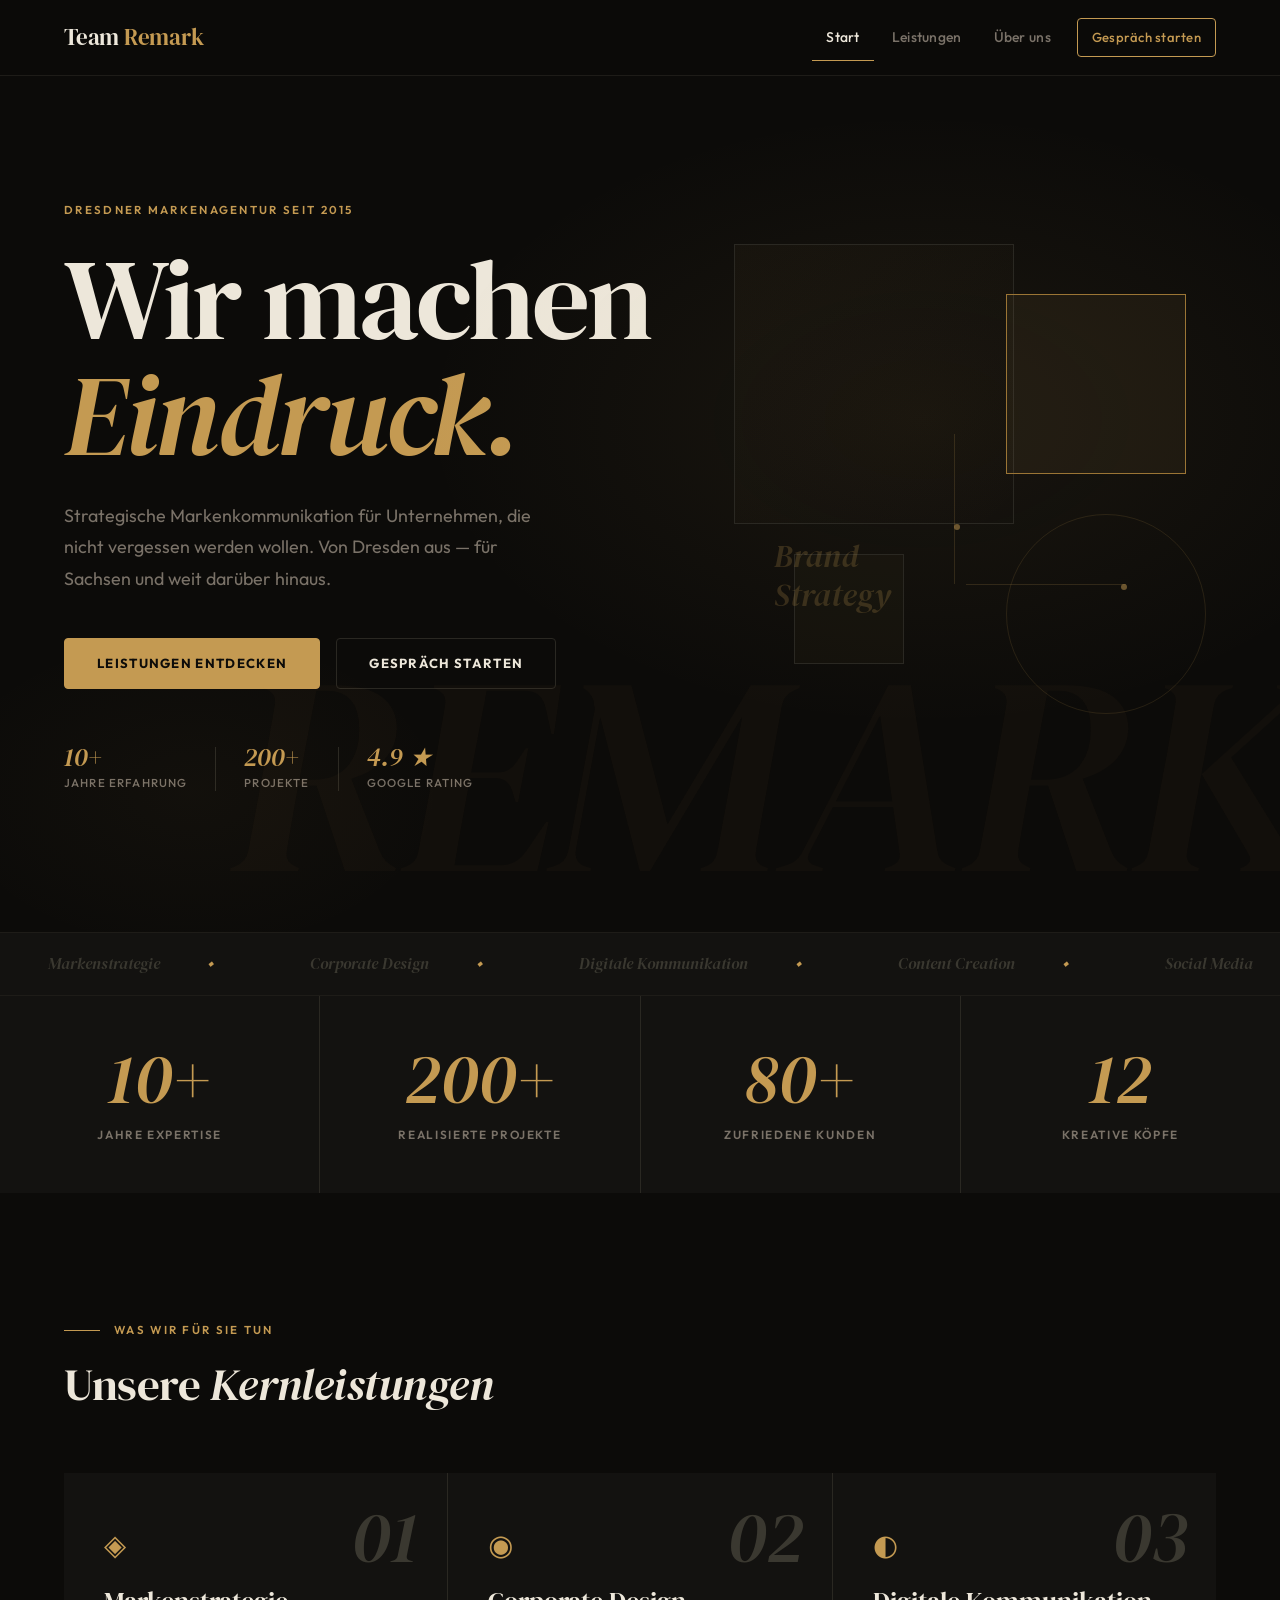
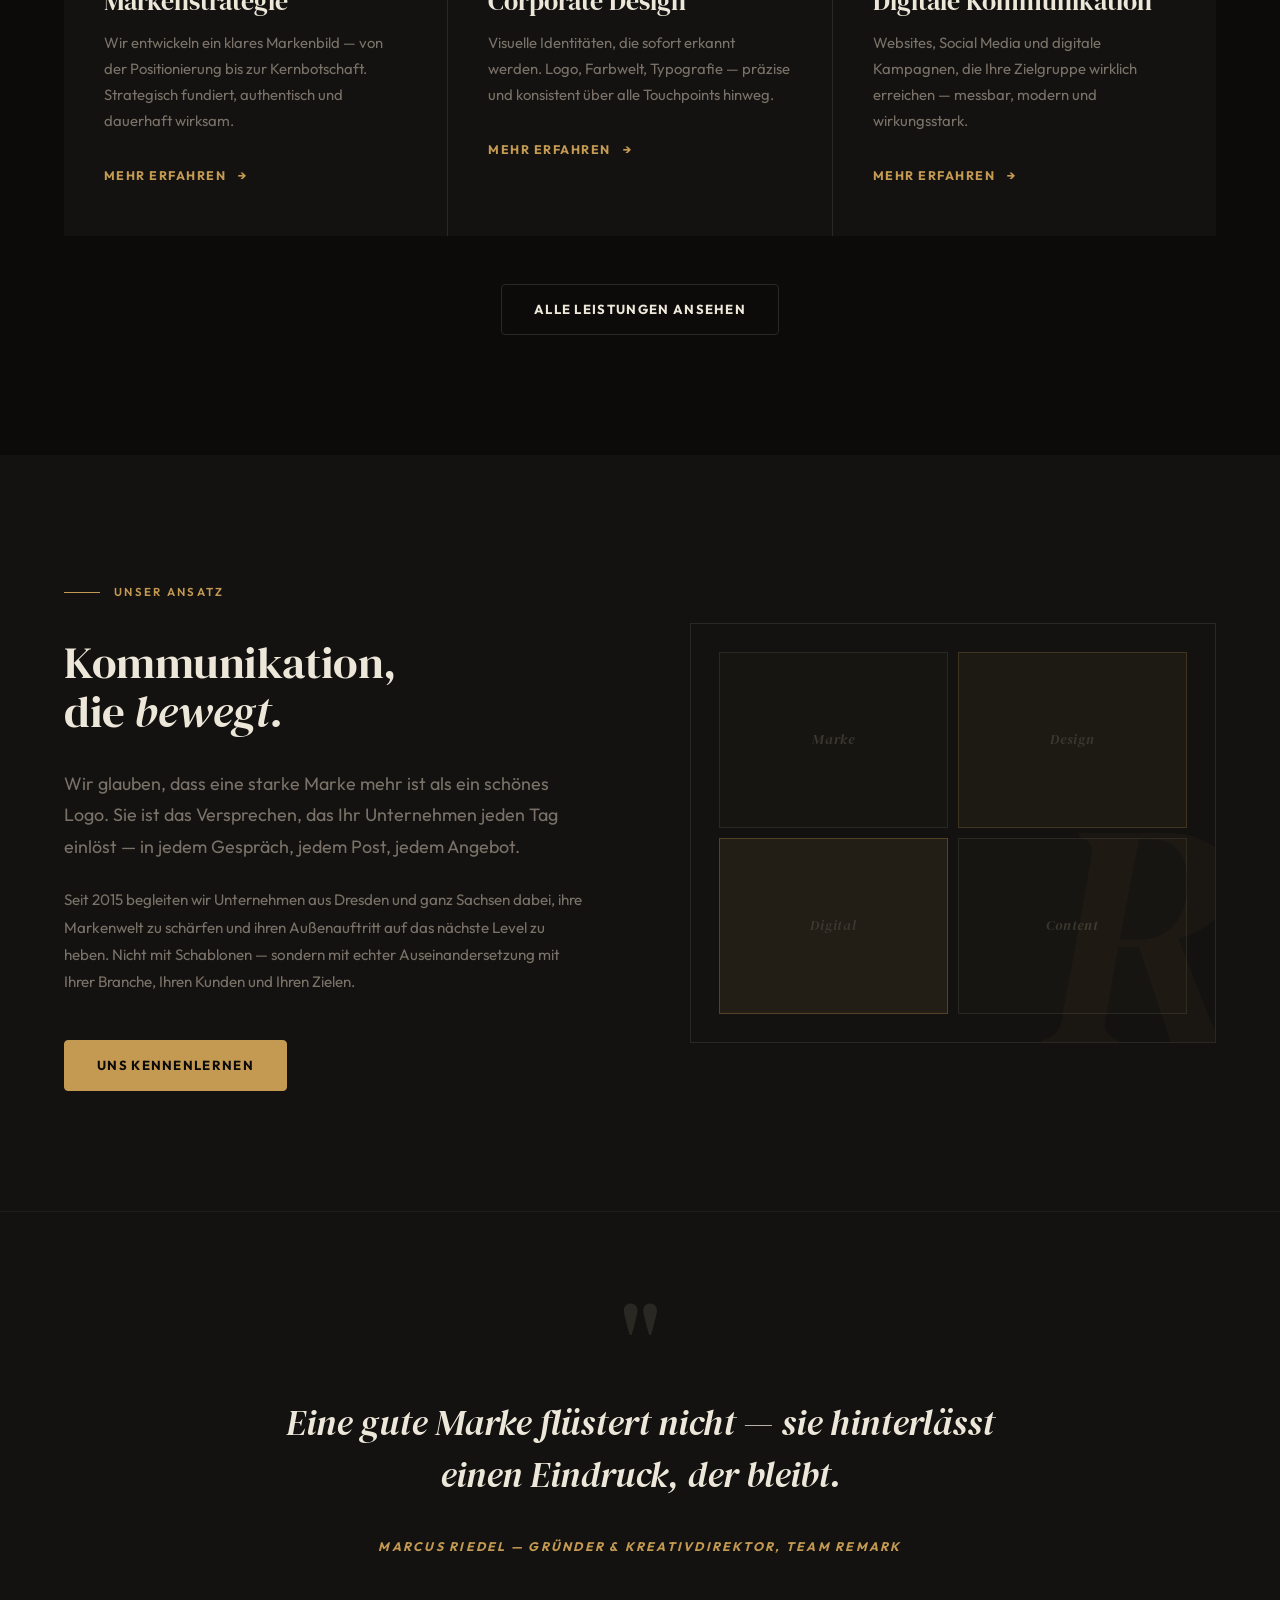
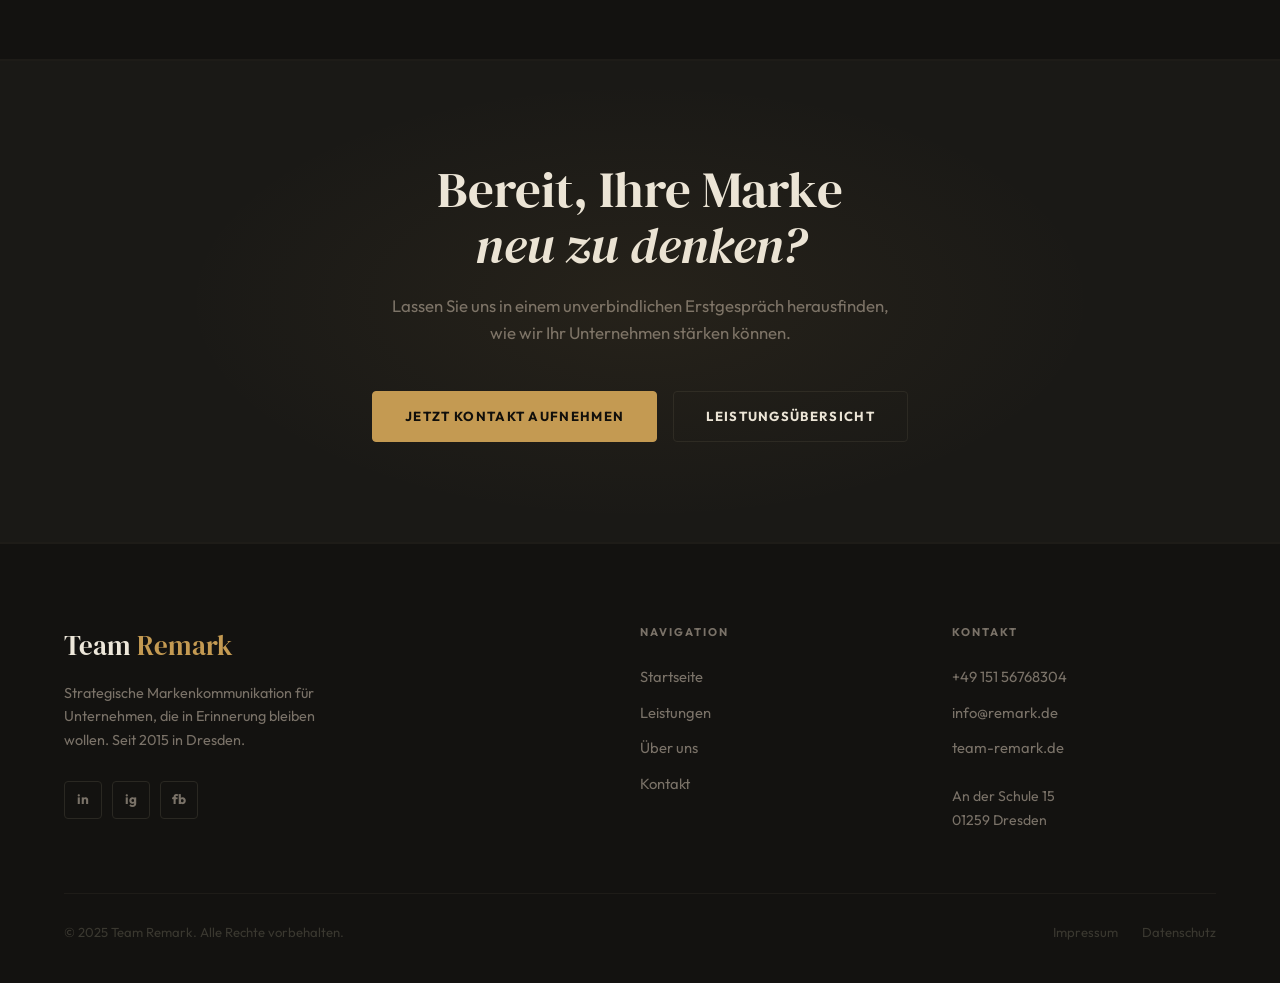
<file: index.html>
<!DOCTYPE html>
<html lang="de">
<head>
  <meta charset="UTF-8">
  <meta name="viewport" content="width=device-width, initial-scale=1.0">
  <meta name="description" content="Team Remark — Strategische Markenkommunikation in Dresden. Markenentwicklung, Corporate Design und digitale Kommunikation für den Mittelstand.">
  <title>Team Remark — Markenkommunikation Dresden</title>
  <link rel="stylesheet" href="styles.css">
</head>
<body>

  <header class="site-header">
    <div class="container header-inner">
      <a href="index.html" class="site-logo">Team <span>Remark</span></a>
      <button class="nav-toggle" id="navToggle" aria-label="Navigation öffnen">
        <span></span><span></span><span></span>
      </button>
      <nav class="site-nav" id="siteNav">
        <a href="index.html" class="active">Start</a>
        <a href="leistungen.html">Leistungen</a>
        <a href="ueber-uns.html">Über uns</a>
        <a href="kontakt.html" class="nav-cta">Gespräch starten</a>
      </nav>
    </div>
  </header>

  <main>

    <!-- ── HERO ── -->
    <section class="hero">
      <div class="hero-bg">
        <div class="hero-gradient"></div>
        <div class="hero-watermark">REMARK</div>
      </div>
      <div class="container hero-inner">
        <div class="hero-content">
          <span class="text-label">Dresdner Markenagentur seit 2015</span>
          <h1 class="display-xl hero-headline">
            Wir machen<br>
            <em class="text-gold">Eindruck.</em>
          </h1>
          <p class="text-body-lg hero-sub">
            Strategische Markenkommunikation für Unternehmen, die nicht vergessen werden wollen.
            Von Dresden aus — für Sachsen und weit darüber hinaus.
          </p>
          <div class="hero-actions">
            <a href="leistungen.html" class="btn btn-primary">Leistungen entdecken</a>
            <a href="kontakt.html" class="btn btn-outline">Gespräch starten</a>
          </div>
          <div class="hero-trust">
            <div class="trust-item">
              <span class="trust-num">10+</span>
              <span class="trust-lbl">Jahre Erfahrung</span>
            </div>
            <div class="trust-sep"></div>
            <div class="trust-item">
              <span class="trust-num">200+</span>
              <span class="trust-lbl">Projekte</span>
            </div>
            <div class="trust-sep"></div>
            <div class="trust-item">
              <span class="trust-num">4.9 ★</span>
              <span class="trust-lbl">Google Rating</span>
            </div>
          </div>
        </div>

        <div class="hero-visual">
          <div class="hv-comp">
            <div class="hv-box hv-b1"></div>
            <div class="hv-box hv-b2"></div>
            <div class="hv-box hv-b3"></div>
            <div class="hv-circle"></div>
            <div class="hv-vline"></div>
            <div class="hv-hline"></div>
            <div class="hv-dot hv-dot-1"></div>
            <div class="hv-dot hv-dot-2"></div>
            <div class="hv-label">Brand<br>Strategy</div>
          </div>
        </div>
      </div>
    </section>

    <!-- ── MARQUEE ── -->
    <div class="marquee-track">
      <div class="marquee-inner">
        <span class="marquee-item">Markenstrategie</span>
        <span class="marquee-item">Corporate Design</span>
        <span class="marquee-item">Digitale Kommunikation</span>
        <span class="marquee-item">Content Creation</span>
        <span class="marquee-item">Social Media</span>
        <span class="marquee-item">Kampagnenentwicklung</span>
        <span class="marquee-item">Markenstrategie</span>
        <span class="marquee-item">Corporate Design</span>
        <span class="marquee-item">Digitale Kommunikation</span>
        <span class="marquee-item">Content Creation</span>
        <span class="marquee-item">Social Media</span>
        <span class="marquee-item">Kampagnenentwicklung</span>
      </div>
    </div>

    <!-- ── STATS ── -->
    <section class="bg-surface" style="padding: 0;">
      <div class="container" style="padding-left:0;padding-right:0;max-width:100%;">
        <div class="stats-grid">
          <div class="stat-item reveal">
            <span class="stat-num">10+</span>
            <span class="stat-lbl">Jahre Expertise</span>
          </div>
          <div class="stat-item reveal">
            <span class="stat-num">200+</span>
            <span class="stat-lbl">Realisierte Projekte</span>
          </div>
          <div class="stat-item reveal">
            <span class="stat-num">80+</span>
            <span class="stat-lbl">Zufriedene Kunden</span>
          </div>
          <div class="stat-item reveal">
            <span class="stat-num">12</span>
            <span class="stat-lbl">Kreative Köpfe</span>
          </div>
        </div>
      </div>
    </section>

    <!-- ── LEISTUNGEN PREVIEW ── -->
    <section class="section-pad">
      <div class="container">
        <div class="section-header">
          <div class="section-label">
            <span class="text-label">Was wir für Sie tun</span>
          </div>
          <h2 class="display-md">Unsere <em>Kernleistungen</em></h2>
        </div>

        <div class="services-grid">
          <div class="service-card reveal">
            <span class="svc-num">01</span>
            <span class="svc-icon">◈</span>
            <h3 class="svc-title">Markenstrategie</h3>
            <p class="svc-desc">Wir entwickeln ein klares Markenbild — von der Positionierung bis zur Kernbotschaft. Strategisch fundiert, authentisch und dauerhaft wirksam.</p>
            <a href="leistungen.html#markenstrategie" class="btn btn-ghost">Mehr erfahren <span class="arr">→</span></a>
          </div>
          <div class="service-card reveal">
            <span class="svc-num">02</span>
            <span class="svc-icon">◉</span>
            <h3 class="svc-title">Corporate Design</h3>
            <p class="svc-desc">Visuelle Identitäten, die sofort erkannt werden. Logo, Farbwelt, Typografie — präzise und konsistent über alle Touchpoints hinweg.</p>
            <a href="leistungen.html#corporate-design" class="btn btn-ghost">Mehr erfahren <span class="arr">→</span></a>
          </div>
          <div class="service-card reveal">
            <span class="svc-num">03</span>
            <span class="svc-icon">◐</span>
            <h3 class="svc-title">Digitale Kommunikation</h3>
            <p class="svc-desc">Websites, Social Media und digitale Kampagnen, die Ihre Zielgruppe wirklich erreichen — messbar, modern und wirkungsstark.</p>
            <a href="leistungen.html#digital" class="btn btn-ghost">Mehr erfahren <span class="arr">→</span></a>
          </div>
        </div>

        <div class="text-center mt-48">
          <a href="leistungen.html" class="btn btn-outline">Alle Leistungen ansehen</a>
        </div>
      </div>
    </section>

    <!-- ── PHILOSOPHIE ── -->
    <section class="section-pad bg-surface">
      <div class="container">
        <div class="philosophy-grid">
          <div>
            <div class="section-label">
              <span class="text-label">Unser Ansatz</span>
            </div>
            <h2 class="display-md mt-16" style="margin-bottom: 32px;">Kommunikation,<br>die <em>bewegt.</em></h2>
            <p class="text-body-lg" style="margin-bottom: 24px;">
              Wir glauben, dass eine starke Marke mehr ist als ein schönes Logo. Sie ist das Versprechen, das Ihr Unternehmen jeden Tag einlöst — in jedem Gespräch, jedem Post, jedem Angebot.
            </p>
            <p style="font-size:0.95rem; line-height:1.8; color:var(--color-text-muted); margin-bottom:44px;">
              Seit 2015 begleiten wir Unternehmen aus Dresden und ganz Sachsen dabei, ihre Markenwelt zu schärfen und ihren Außenauftritt auf das nächste Level zu heben. Nicht mit Schablonen — sondern mit echter Auseinandersetzung mit Ihrer Branche, Ihren Kunden und Ihren Zielen.
            </p>
            <a href="ueber-uns.html" class="btn btn-primary">Uns kennenlernen</a>
          </div>
          <div class="philo-visual">
            <div class="philo-inner">
              <div class="ph-b">Marke</div>
              <div class="ph-b">Design</div>
              <div class="ph-b">Digital</div>
              <div class="ph-b">Content</div>
            </div>
          </div>
        </div>
      </div>
    </section>

    <!-- ── QUOTE ── -->
    <section class="quote-section">
      <div class="container">
        <span class="quote-mark">"</span>
        <blockquote class="quote-text">
          Eine gute Marke flüstert nicht — sie hinterlässt einen Eindruck, der bleibt.
        </blockquote>
        <cite class="quote-author">Marcus Riedel — Gründer &amp; Kreativdirektor, Team Remark</cite>
      </div>
    </section>

    <!-- ── CTA BANNER ── -->
    <section class="cta-banner">
      <div class="container">
        <h2>Bereit, Ihre Marke<br><em>neu zu denken?</em></h2>
        <p>Lassen Sie uns in einem unverbindlichen Erstgespräch herausfinden, wie wir Ihr Unternehmen stärken können.</p>
        <div class="btn-group">
          <a href="kontakt.html" class="btn btn-primary">Jetzt Kontakt aufnehmen</a>
          <a href="leistungen.html" class="btn btn-outline">Leistungsübersicht</a>
        </div>
      </div>
    </section>

  </main>

  <!-- ── FOOTER ── -->
  <footer class="site-footer">
    <div class="container">
      <div class="footer-grid">
        <div>
          <span class="footer-logo">Team <span style="color:var(--color-primary)">Remark</span></span>
          <p class="footer-tagline">Strategische Markenkommunikation für Unternehmen, die in Erinnerung bleiben wollen. Seit 2015 in Dresden.</p>
          <div class="footer-social">
            <a href="#" class="social-link" aria-label="LinkedIn">in</a>
            <a href="#" class="social-link" aria-label="Instagram">ig</a>
            <a href="#" class="social-link" aria-label="Facebook">fb</a>
          </div>
        </div>
        <div>
          <p class="footer-h">Navigation</p>
          <ul class="footer-links">
            <li><a href="index.html">Startseite</a></li>
            <li><a href="leistungen.html">Leistungen</a></li>
            <li><a href="ueber-uns.html">Über uns</a></li>
            <li><a href="kontakt.html">Kontakt</a></li>
          </ul>
        </div>
        <div>
          <p class="footer-h">Kontakt</p>
          <ul class="footer-links">
            <li><a href="tel:+4915156768304">+49 151 56768304</a></li>
            <li><a href="mailto:info@remark.de">info@remark.de</a></li>
            <li><a href="https://team-remark.de" target="_blank" rel="noopener">team-remark.de</a></li>
          </ul>
          <p style="margin-top:24px; font-size:0.88rem; color:var(--color-text-muted); line-height:1.7;">
            An der Schule 15<br>01259 Dresden
          </p>
        </div>
      </div>
      <div class="footer-bottom">
        <p class="footer-copy">© 2025 Team Remark. Alle Rechte vorbehalten.</p>
        <div class="footer-legal">
          <a href="#">Impressum</a>
          <a href="#">Datenschutz</a>
        </div>
      </div>
    </div>
  </footer>

  <script>
    const navToggle = document.getElementById('navToggle');
    const siteNav   = document.getElementById('siteNav');

    navToggle.addEventListener('click', () => {
      const isOpen = navToggle.classList.toggle('open');
      siteNav.classList.toggle('open', isOpen);
      document.body.style.overflow = isOpen ? 'hidden' : '';
    });

    siteNav.querySelectorAll('a').forEach(link => {
      link.addEventListener('click', () => {
        navToggle.classList.remove('open');
        siteNav.classList.remove('open');
        document.body.style.overflow = '';
      });
    });

    const observer = new IntersectionObserver((entries) => {
      entries.forEach((entry, i) => {
        if (entry.isIntersecting) {
          setTimeout(() => entry.target.classList.add('visible'), i * 80);
          observer.unobserve(entry.target);
        }
      });
    }, { threshold: 0.12 });

    document.querySelectorAll('.reveal').forEach(el => observer.observe(el));
  </script>

</body>
</html>
</file>
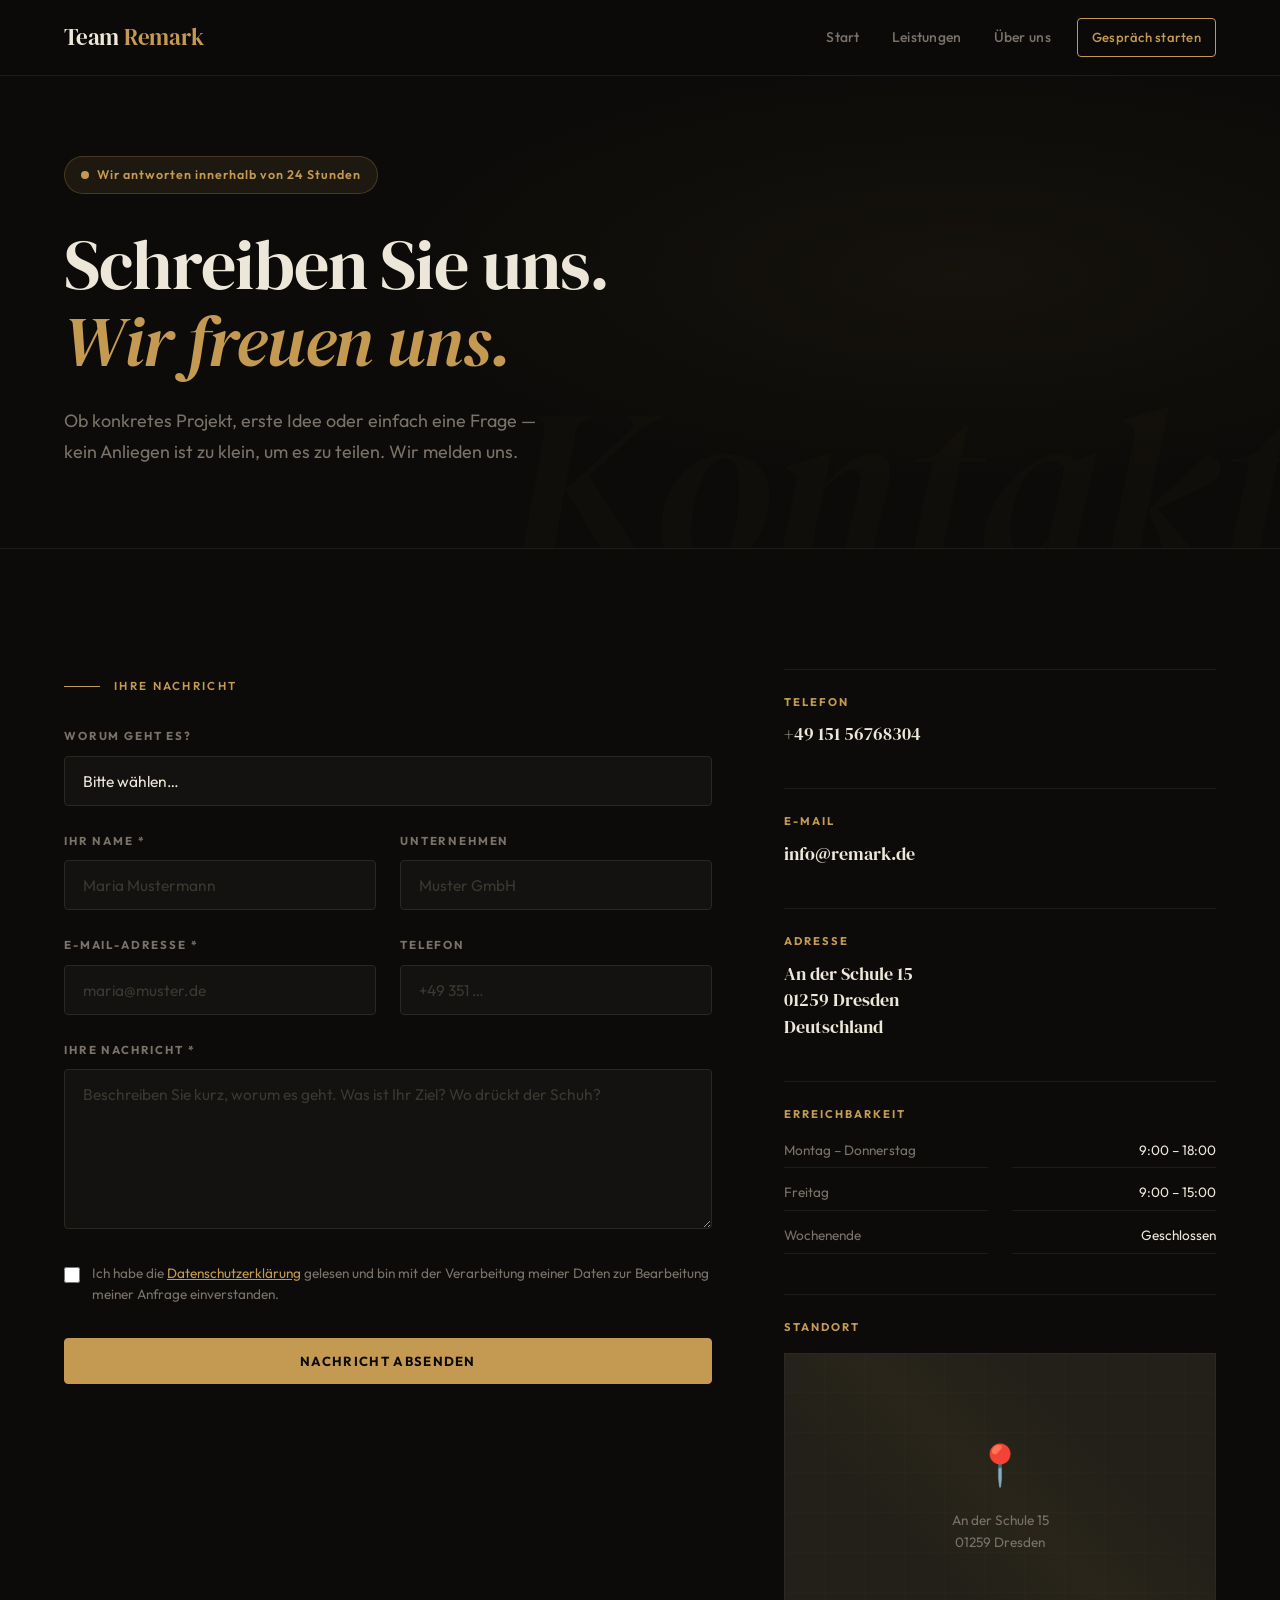
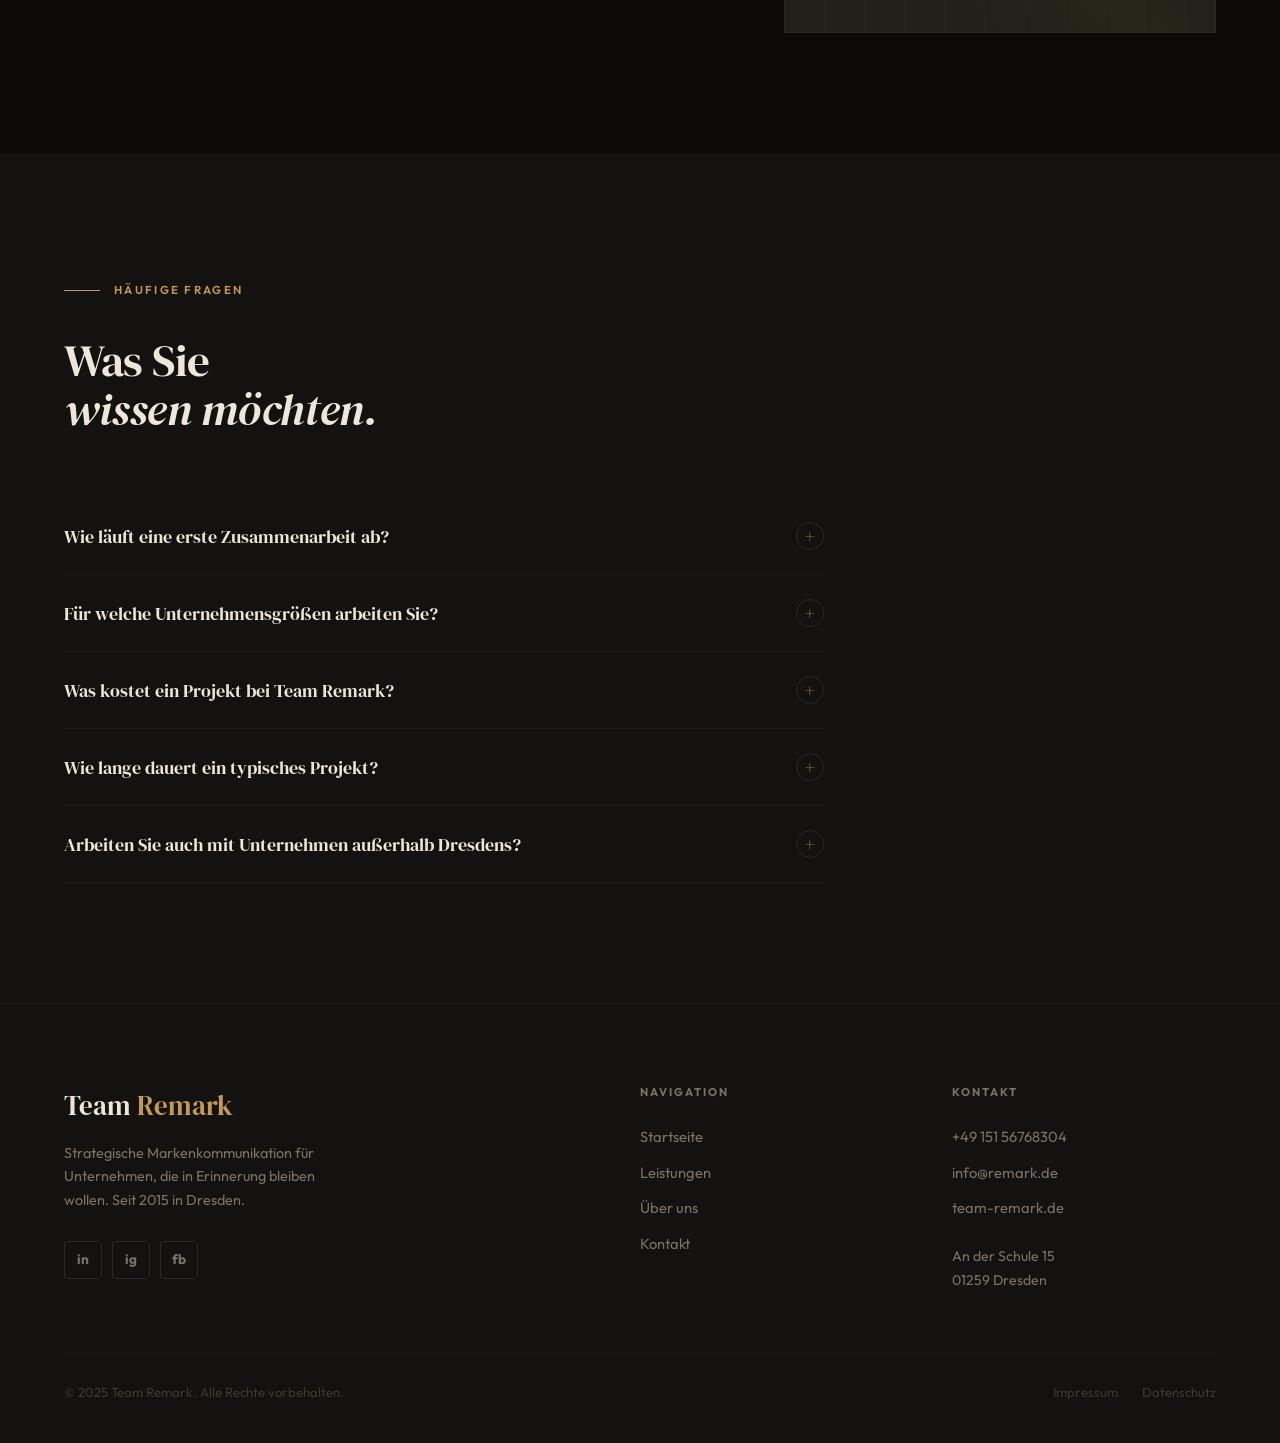
<file: kontakt.html>
<!DOCTYPE html>
<html lang="de">
<head>
  <meta charset="UTF-8">
  <meta name="viewport" content="width=device-width, initial-scale=1.0">
  <meta name="description" content="Kontakt — Team Remark Dresden. Schreiben Sie uns oder rufen Sie an. Wir melden uns innerhalb von 24 Stunden.">
  <title>Kontakt — Team Remark Dresden</title>
  <link rel="stylesheet" href="styles.css">
  <style>
    .hours-grid {
      display: grid;
      grid-template-columns: 1fr 1fr;
      gap: 8px 24px;
    }
    .hours-row {
      display: contents;
    }
    .hours-day  { font-size: 0.85rem; color: var(--color-text-muted); padding: 6px 0; border-bottom: 1px solid var(--color-border); }
    .hours-time { font-size: 0.85rem; color: var(--color-text); padding: 6px 0; border-bottom: 1px solid var(--color-border); text-align: right; }

    .faq-section { background: var(--color-surface); }

    .contact-badge {
      display: inline-flex;
      align-items: center;
      gap: 8px;
      background: rgba(196,154,82,0.1);
      border: 1px solid rgba(196,154,82,0.25);
      border-radius: 100px;
      padding: 8px 16px;
      font-size: 0.78rem;
      font-weight: 600;
      letter-spacing: 0.08em;
      color: var(--color-primary);
      margin-bottom: 32px;
    }
    .contact-badge::before {
      content: '';
      width: 8px; height: 8px;
      border-radius: 50%;
      background: var(--color-primary);
      animation: pulse 2s ease-in-out infinite;
    }
    @keyframes pulse {
      0%,100% { opacity: 1; transform: scale(1); }
      50%      { opacity: 0.5; transform: scale(0.8); }
    }
  </style>
</head>
<body>

  <header class="site-header">
    <div class="container header-inner">
      <a href="index.html" class="site-logo">Team <span>Remark</span></a>
      <button class="nav-toggle" id="navToggle" aria-label="Navigation öffnen">
        <span></span><span></span><span></span>
      </button>
      <nav class="site-nav" id="siteNav">
        <a href="index.html">Start</a>
        <a href="leistungen.html">Leistungen</a>
        <a href="ueber-uns.html">Über uns</a>
        <a href="kontakt.html" class="nav-cta active">Gespräch starten</a>
      </nav>
    </div>
  </header>

  <main>

    <!-- ── PAGE HERO ── -->
    <section class="page-hero">
      <span class="page-watermark">Kontakt</span>
      <div class="container">
        <div class="contact-badge">Wir antworten innerhalb von 24 Stunden</div>
        <h1 class="display-lg" style="max-width:680px;">
          Schreiben Sie uns.<br><em class="text-gold">Wir freuen uns.</em>
        </h1>
        <p class="text-body-lg mt-24" style="max-width:500px;">
          Ob konkretes Projekt, erste Idee oder einfach eine Frage — kein Anliegen ist zu klein, um es zu teilen. Wir melden uns.
        </p>
      </div>
    </section>

    <div class="divider"></div>

    <!-- ── KONTAKTFORMULAR + INFO ── -->
    <section class="section-pad">
      <div class="container">
        <div class="contact-layout">

          <!-- FORM -->
          <div>
            <div id="contactForm">
              <div class="section-label" style="margin-bottom:32px;">
                <span class="text-label">Ihre Nachricht</span>
              </div>

              <form id="theForm" novalidate>
                <div class="form-group">
                  <label class="form-label" for="bereich">Worum geht es?</label>
                  <select class="form-select" id="bereich" name="bereich">
                    <option value="" disabled selected>Bitte wählen…</option>
                    <option value="markenstrategie">Markenstrategie</option>
                    <option value="corporate-design">Corporate Design</option>
                    <option value="digital">Digitale Kommunikation</option>
                    <option value="content">Content & Storytelling</option>
                    <option value="social-media">Social Media</option>
                    <option value="kampagne">Kampagnenentwicklung</option>
                    <option value="sonstiges">Sonstiges / Allgemeine Anfrage</option>
                  </select>
                </div>

                <div class="form-row">
                  <div class="form-group">
                    <label class="form-label" for="name">Ihr Name *</label>
                    <input class="form-input" type="text" id="name" name="name" placeholder="Maria Mustermann" required>
                  </div>
                  <div class="form-group">
                    <label class="form-label" for="unternehmen">Unternehmen</label>
                    <input class="form-input" type="text" id="unternehmen" name="unternehmen" placeholder="Muster GmbH">
                  </div>
                </div>

                <div class="form-row">
                  <div class="form-group">
                    <label class="form-label" for="email">E-Mail-Adresse *</label>
                    <input class="form-input" type="email" id="email" name="email" placeholder="maria@muster.de" required>
                  </div>
                  <div class="form-group">
                    <label class="form-label" for="telefon">Telefon</label>
                    <input class="form-input" type="tel" id="telefon" name="telefon" placeholder="+49 351 …">
                  </div>
                </div>

                <div class="form-group">
                  <label class="form-label" for="nachricht">Ihre Nachricht *</label>
                  <textarea class="form-textarea" id="nachricht" name="nachricht" placeholder="Beschreiben Sie kurz, worum es geht. Was ist Ihr Ziel? Wo drückt der Schuh?" required></textarea>
                </div>

                <div style="display:flex; align-items:flex-start; gap:12px; margin-bottom:32px;">
                  <input type="checkbox" id="datenschutz" name="datenschutz" required style="margin-top:4px; accent-color:var(--color-primary); width:16px; height:16px; flex-shrink:0;">
                  <label for="datenschutz" style="font-size:0.85rem; color:var(--color-text-muted); line-height:1.6;">
                    Ich habe die <a href="#" style="color:var(--color-primary); text-decoration:underline;">Datenschutzerklärung</a> gelesen und bin mit der Verarbeitung meiner Daten zur Bearbeitung meiner Anfrage einverstanden.
                  </label>
                </div>

                <p id="formError" style="display:none; color:#e57373; font-size:0.85rem; margin-bottom:16px;"></p>

                <button type="submit" class="btn btn-primary" style="width:100%; justify-content:center;">
                  Nachricht absenden
                </button>
              </form>
            </div>

            <!-- SUCCESS STATE -->
            <div class="form-success" id="formSuccess">
              <span class="success-icon">✦</span>
              <h3>Nachricht erhalten!</h3>
              <p>Vielen Dank für Ihre Anfrage. Wir melden uns innerhalb von 24 Stunden bei Ihnen — versprochen.</p>
              <p style="margin-top:16px; font-size:0.85rem; color:var(--color-text-subtle);">
                Bis dahin: Werfen Sie gerne einen Blick auf unsere <a href="leistungen.html" style="color:var(--color-primary);">Leistungsübersicht</a>.
              </p>
            </div>
          </div>

          <!-- CONTACT INFO -->
          <aside class="contact-info">
            <div class="ci-group">
              <span class="ci-label">Telefon</span>
              <div class="ci-value">
                <a href="tel:+4915156768304">+49 151 56768304</a>
              </div>
            </div>
            <div class="ci-group">
              <span class="ci-label">E-Mail</span>
              <div class="ci-value">
                <a href="mailto:info@remark.de">info@remark.de</a>
              </div>
            </div>
            <div class="ci-group">
              <span class="ci-label">Adresse</span>
              <div class="ci-value">
                An der Schule 15<br>
                01259 Dresden<br>
                Deutschland
              </div>
            </div>
            <div class="ci-group">
              <span class="ci-label">Erreichbarkeit</span>
              <div class="hours-grid" style="margin-top:8px;">
                <span class="hours-day">Montag – Donnerstag</span>
                <span class="hours-time">9:00 – 18:00</span>
                <span class="hours-day">Freitag</span>
                <span class="hours-time">9:00 – 15:00</span>
                <span class="hours-day">Wochenende</span>
                <span class="hours-time">Geschlossen</span>
              </div>
            </div>
            <div class="ci-group">
              <span class="ci-label">Standort</span>
              <div class="dresden-map-mock" style="margin-top:16px;">
                <span class="map-pin">📍</span>
                <p class="map-addr">An der Schule 15<br>01259 Dresden</p>
              </div>
            </div>
          </aside>

        </div>
      </div>
    </section>

    <!-- ── FAQ ── -->
    <section class="section-pad faq-section">
      <div class="container">
        <div class="section-header">
          <div class="section-label">
            <span class="text-label">Häufige Fragen</span>
          </div>
          <h2 class="display-md mt-16">Was Sie<br><em>wissen möchten.</em></h2>
        </div>

        <div style="max-width:760px;">
          <div class="faq-list">

            <div class="faq-item">
              <button class="faq-q" aria-expanded="false">
                Wie läuft eine erste Zusammenarbeit ab?
                <span class="faq-icon">+</span>
              </button>
              <div class="faq-a">
                <div class="faq-a-inner">
                  Wir starten immer mit einem kostenlosen Erstgespräch — persönlich in Dresden oder per Videocall. Dabei hören wir zu, stellen Fragen und verstehen Ihr Anliegen. Danach erhalten Sie ein maßgeschneidertes Angebot. Kein Druck, keine Schubladen.
                </div>
              </div>
            </div>

            <div class="faq-item">
              <button class="faq-q" aria-expanded="false">
                Für welche Unternehmensgrößen arbeiten Sie?
                <span class="faq-icon">+</span>
              </button>
              <div class="faq-a">
                <div class="faq-a-inner">
                  Unser Schwerpunkt liegt im Mittelstand — von kleinen inhabergeführten Betrieben bis zu Unternehmen mit mehreren hundert Mitarbeitenden. Wir arbeiten branchenübergreifend: Industrie, Handwerk, Dienstleistung, Gesundheit, Technologie.
                </div>
              </div>
            </div>

            <div class="faq-item">
              <button class="faq-q" aria-expanded="false">
                Was kostet ein Projekt bei Team Remark?
                <span class="faq-icon">+</span>
              </button>
              <div class="faq-a">
                <div class="faq-a-inner">
                  Pauschale Preise gibt es bei uns nicht — und das aus gutem Grund: Jedes Projekt ist anders. Ein Logo-Entwicklungsprojekt kostet weniger als eine vollständige Markenstrategie mit Rebranding. Wir erstellen nach dem Erstgespräch ein transparentes Angebot, das Umfang und Budget klar abbildet.
                </div>
              </div>
            </div>

            <div class="faq-item">
              <button class="faq-q" aria-expanded="false">
                Wie lange dauert ein typisches Projekt?
                <span class="faq-icon">+</span>
              </button>
              <div class="faq-a">
                <div class="faq-a-inner">
                  Das hängt stark vom Umfang ab. Eine Logoentwicklung dauert in der Regel 3–5 Wochen, ein vollständiges Rebranding 2–4 Monate, eine Kampagnenentwicklung je nach Komplexität 4–8 Wochen. Wir arbeiten mit klaren Zeitplänen und halten sie ein.
                </div>
              </div>
            </div>

            <div class="faq-item">
              <button class="faq-q" aria-expanded="false">
                Arbeiten Sie auch mit Unternehmen außerhalb Dresdens?
                <span class="faq-icon">+</span>
              </button>
              <div class="faq-a">
                <div class="faq-a-inner">
                  Ja, selbstverständlich. Unser Kundenstamm reicht von Dresden über Sachsen bis in andere Bundesländer. Projekte laufen problemlos remote ab — für persönliche Meetings kommen wir auch gerne zu Ihnen.
                </div>
              </div>
            </div>

          </div>
        </div>
      </div>
    </section>

  </main>

  <footer class="site-footer">
    <div class="container">
      <div class="footer-grid">
        <div>
          <span class="footer-logo">Team <span style="color:var(--color-primary)">Remark</span></span>
          <p class="footer-tagline">Strategische Markenkommunikation für Unternehmen, die in Erinnerung bleiben wollen. Seit 2015 in Dresden.</p>
          <div class="footer-social">
            <a href="#" class="social-link" aria-label="LinkedIn">in</a>
            <a href="#" class="social-link" aria-label="Instagram">ig</a>
            <a href="#" class="social-link" aria-label="Facebook">fb</a>
          </div>
        </div>
        <div>
          <p class="footer-h">Navigation</p>
          <ul class="footer-links">
            <li><a href="index.html">Startseite</a></li>
            <li><a href="leistungen.html">Leistungen</a></li>
            <li><a href="ueber-uns.html">Über uns</a></li>
            <li><a href="kontakt.html">Kontakt</a></li>
          </ul>
        </div>
        <div>
          <p class="footer-h">Kontakt</p>
          <ul class="footer-links">
            <li><a href="tel:+4915156768304">+49 151 56768304</a></li>
            <li><a href="mailto:info@remark.de">info@remark.de</a></li>
            <li><a href="https://team-remark.de" target="_blank" rel="noopener">team-remark.de</a></li>
          </ul>
          <p style="margin-top:24px; font-size:0.88rem; color:var(--color-text-muted); line-height:1.7;">
            An der Schule 15<br>01259 Dresden
          </p>
        </div>
      </div>
      <div class="footer-bottom">
        <p class="footer-copy">© 2025 Team Remark. Alle Rechte vorbehalten.</p>
        <div class="footer-legal">
          <a href="#">Impressum</a>
          <a href="#">Datenschutz</a>
        </div>
      </div>
    </div>
  </footer>

  <script>
    // Nav toggle
    const navToggle = document.getElementById('navToggle');
    const siteNav   = document.getElementById('siteNav');
    navToggle.addEventListener('click', () => {
      const isOpen = navToggle.classList.toggle('open');
      siteNav.classList.toggle('open', isOpen);
      document.body.style.overflow = isOpen ? 'hidden' : '';
    });
    siteNav.querySelectorAll('a').forEach(link => {
      link.addEventListener('click', () => {
        navToggle.classList.remove('open');
        siteNav.classList.remove('open');
        document.body.style.overflow = '';
      });
    });

    // FAQ accordion
    document.querySelectorAll('.faq-q').forEach(btn => {
      btn.addEventListener('click', () => {
        const item    = btn.closest('.faq-item');
        const isOpen  = item.classList.contains('open');
        document.querySelectorAll('.faq-item.open').forEach(el => el.classList.remove('open'));
        if (!isOpen) item.classList.add('open');
        btn.setAttribute('aria-expanded', !isOpen);
      });
    });

    // Contact form
    const theForm      = document.getElementById('theForm');
    const formSuccess  = document.getElementById('formSuccess');
    const contactForm  = document.getElementById('contactForm');
    const formError    = document.getElementById('formError');

    theForm.addEventListener('submit', (e) => {
      e.preventDefault();

      const name      = document.getElementById('name').value.trim();
      const email     = document.getElementById('email').value.trim();
      const nachricht = document.getElementById('nachricht').value.trim();
      const dsgvo     = document.getElementById('datenschutz').checked;

      if (!name || !email || !nachricht) {
        formError.style.display = 'block';
        formError.textContent = 'Bitte füllen Sie alle Pflichtfelder aus.';
        return;
      }
      if (!/^[^\s@]+@[^\s@]+\.[^\s@]+$/.test(email)) {
        formError.style.display = 'block';
        formError.textContent = 'Bitte geben Sie eine gültige E-Mail-Adresse ein.';
        return;
      }
      if (!dsgvo) {
        formError.style.display = 'block';
        formError.textContent = 'Bitte bestätigen Sie die Datenschutzerklärung.';
        return;
      }

      formError.style.display = 'none';

      // Simulate submit with loading state
      const btn = theForm.querySelector('button[type="submit"]');
      btn.textContent = 'Wird gesendet…';
      btn.disabled = true;

      setTimeout(() => {
        contactForm.style.display = 'none';
        formSuccess.classList.add('show');
        window.scrollTo({ top: document.getElementById('contactForm').offsetTop - 100, behavior: 'smooth' });
      }, 900);
    });

    // Scroll reveal
    const observer = new IntersectionObserver((entries) => {
      entries.forEach((entry, i) => {
        if (entry.isIntersecting) {
          setTimeout(() => entry.target.classList.add('visible'), i * 70);
          observer.unobserve(entry.target);
        }
      });
    }, { threshold: 0.1 });
    document.querySelectorAll('.reveal').forEach(el => observer.observe(el));
  </script>

</body>
</html>
</file>
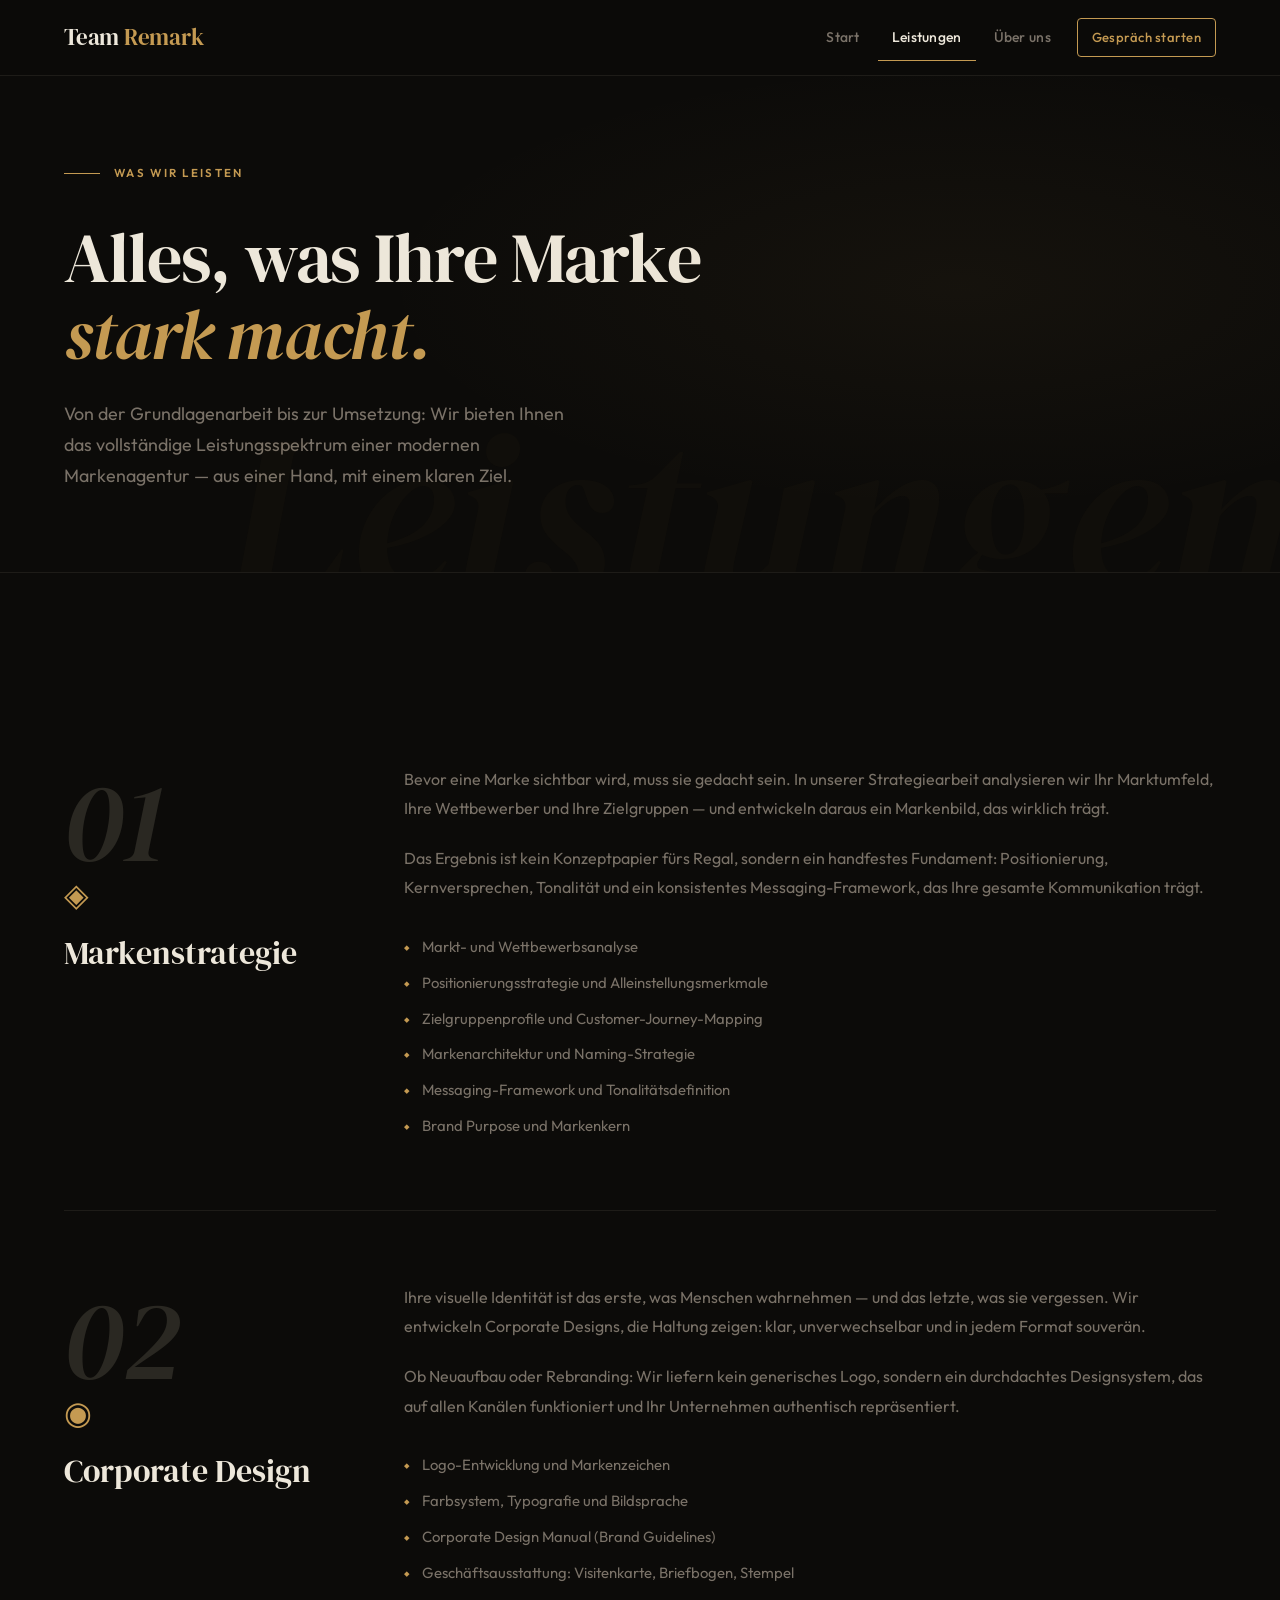
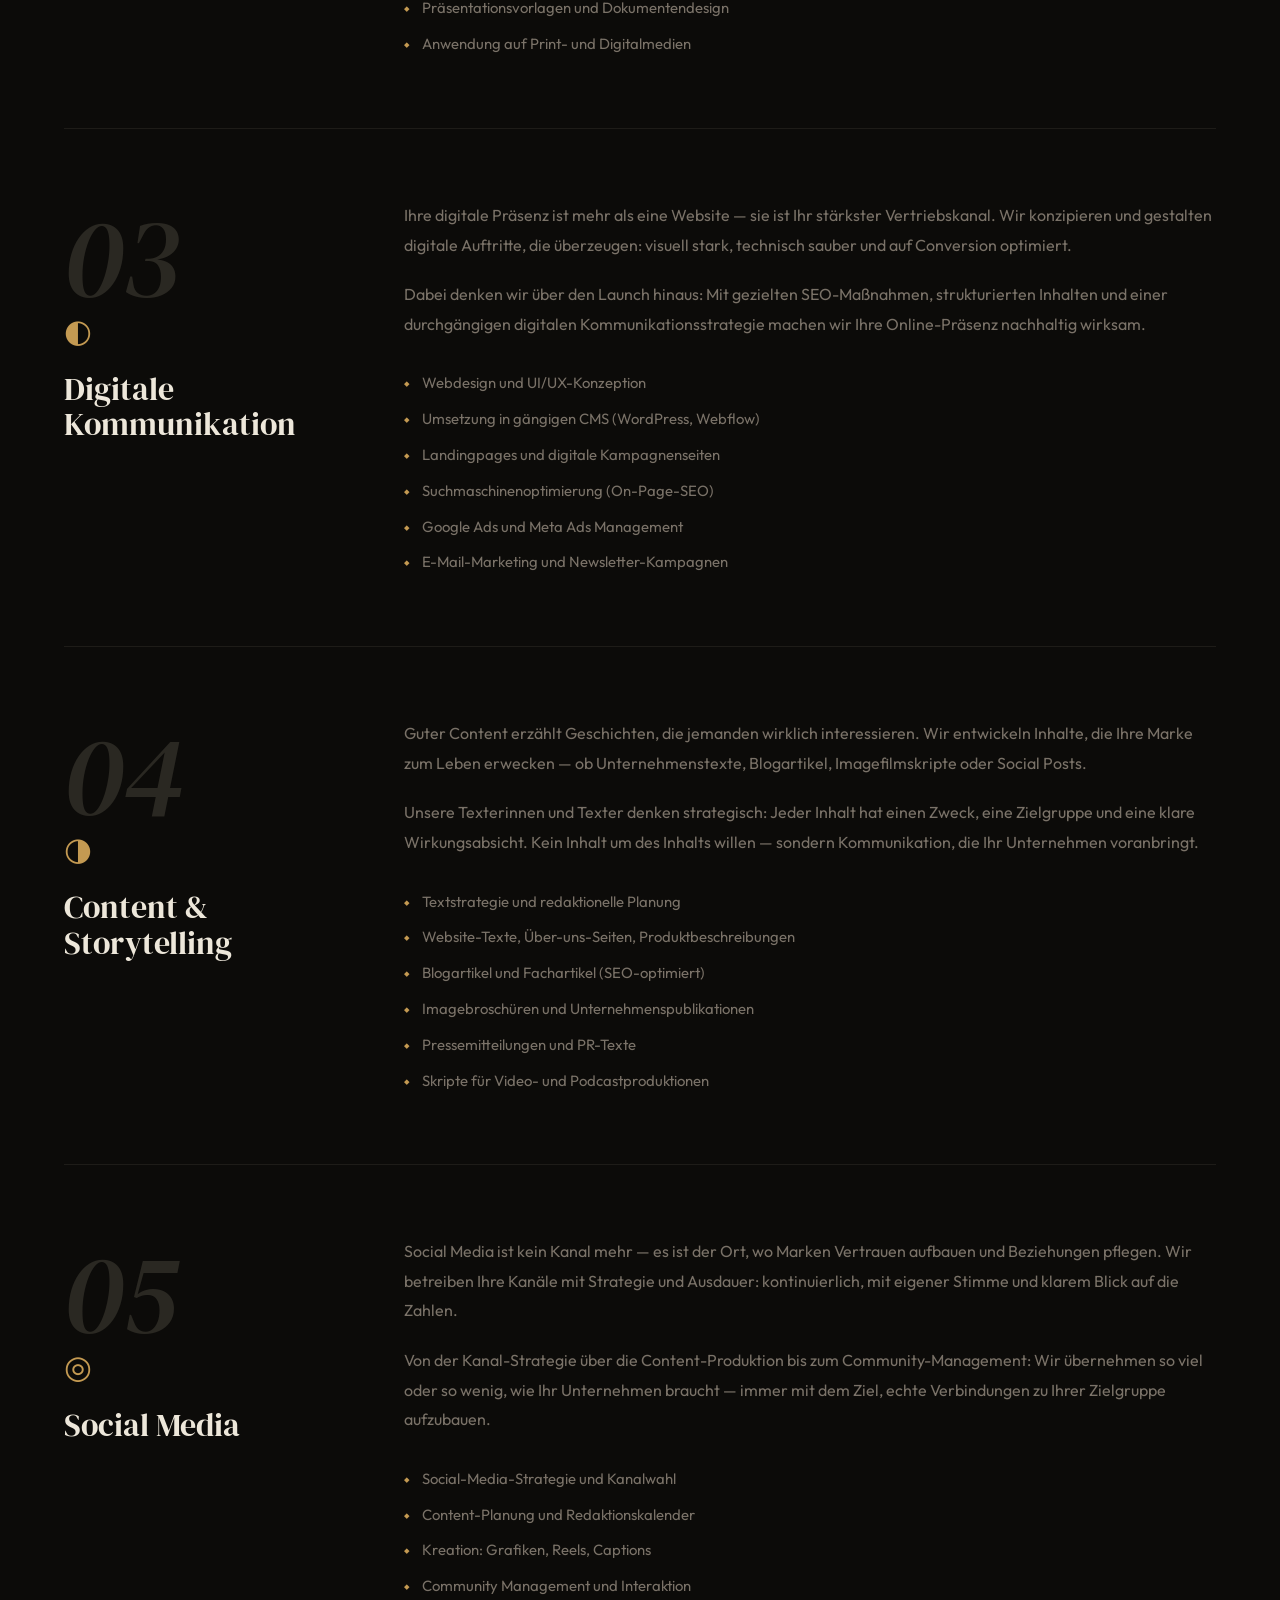
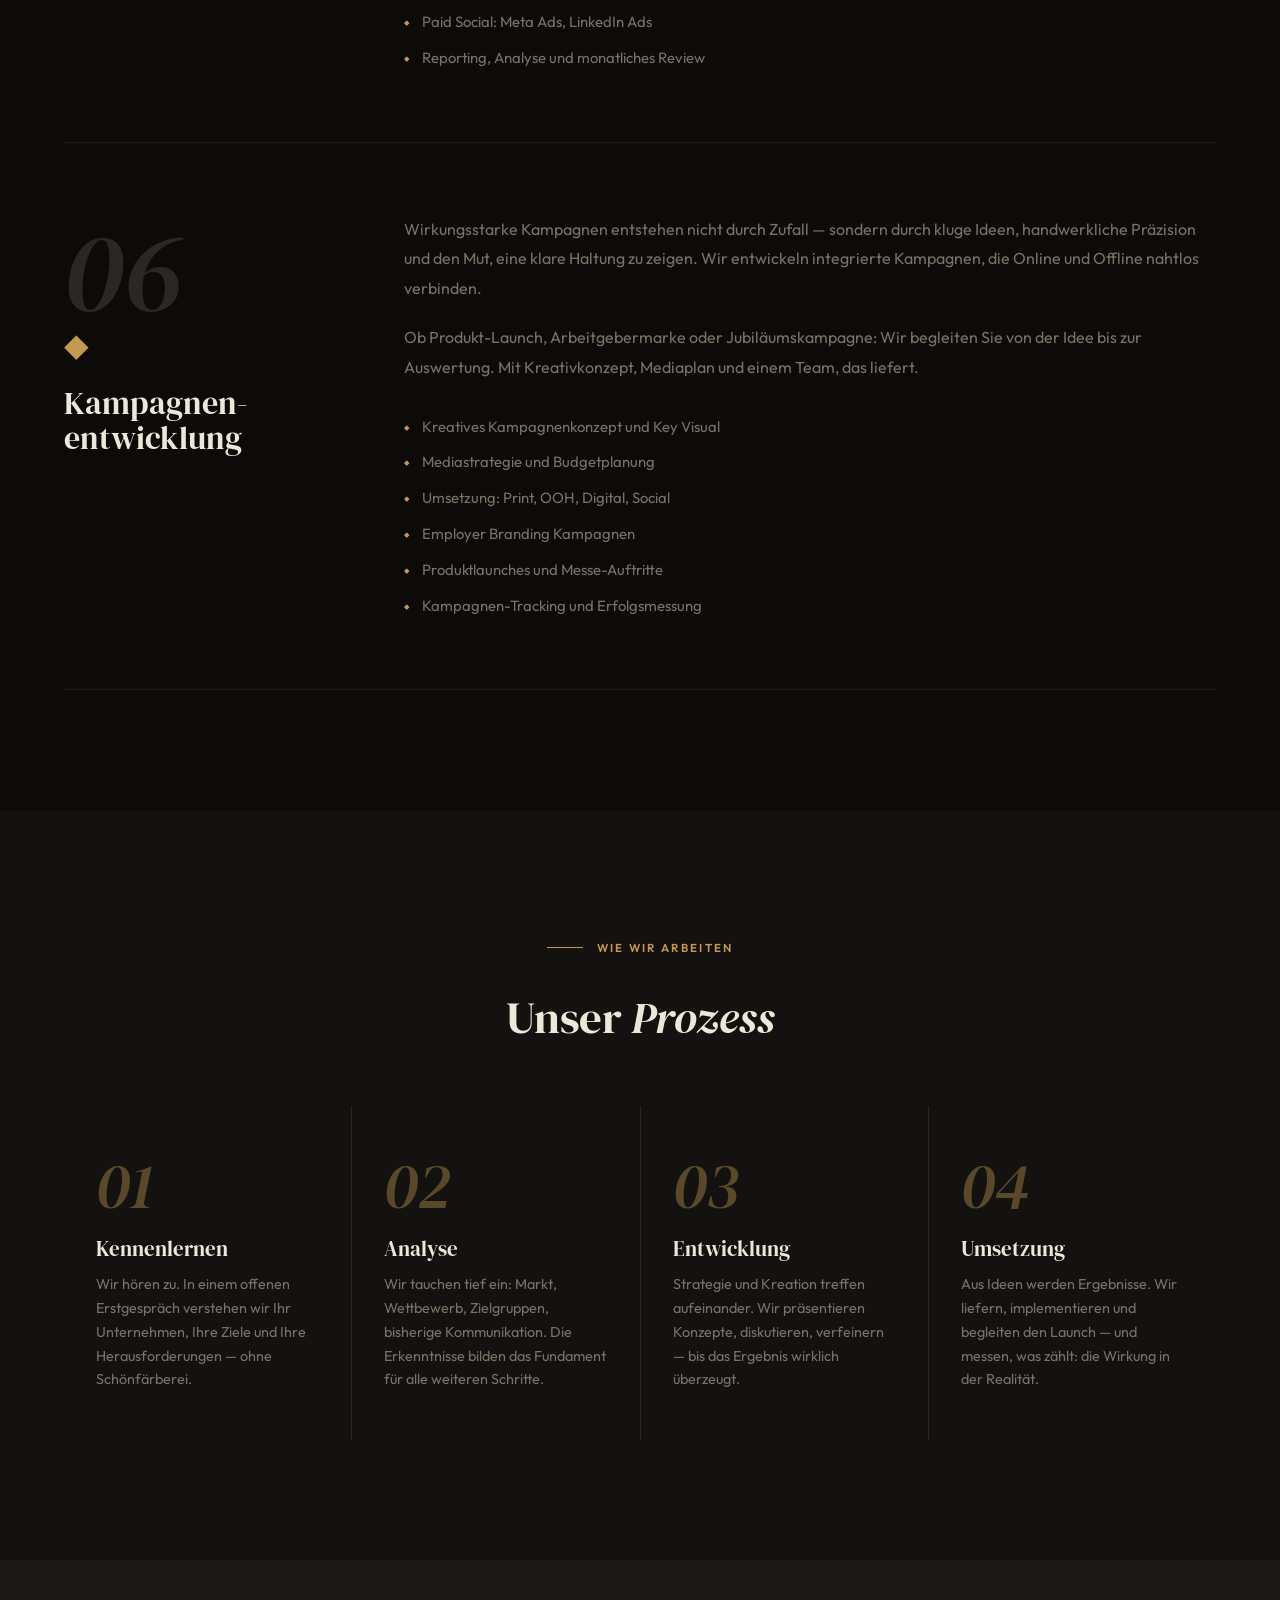
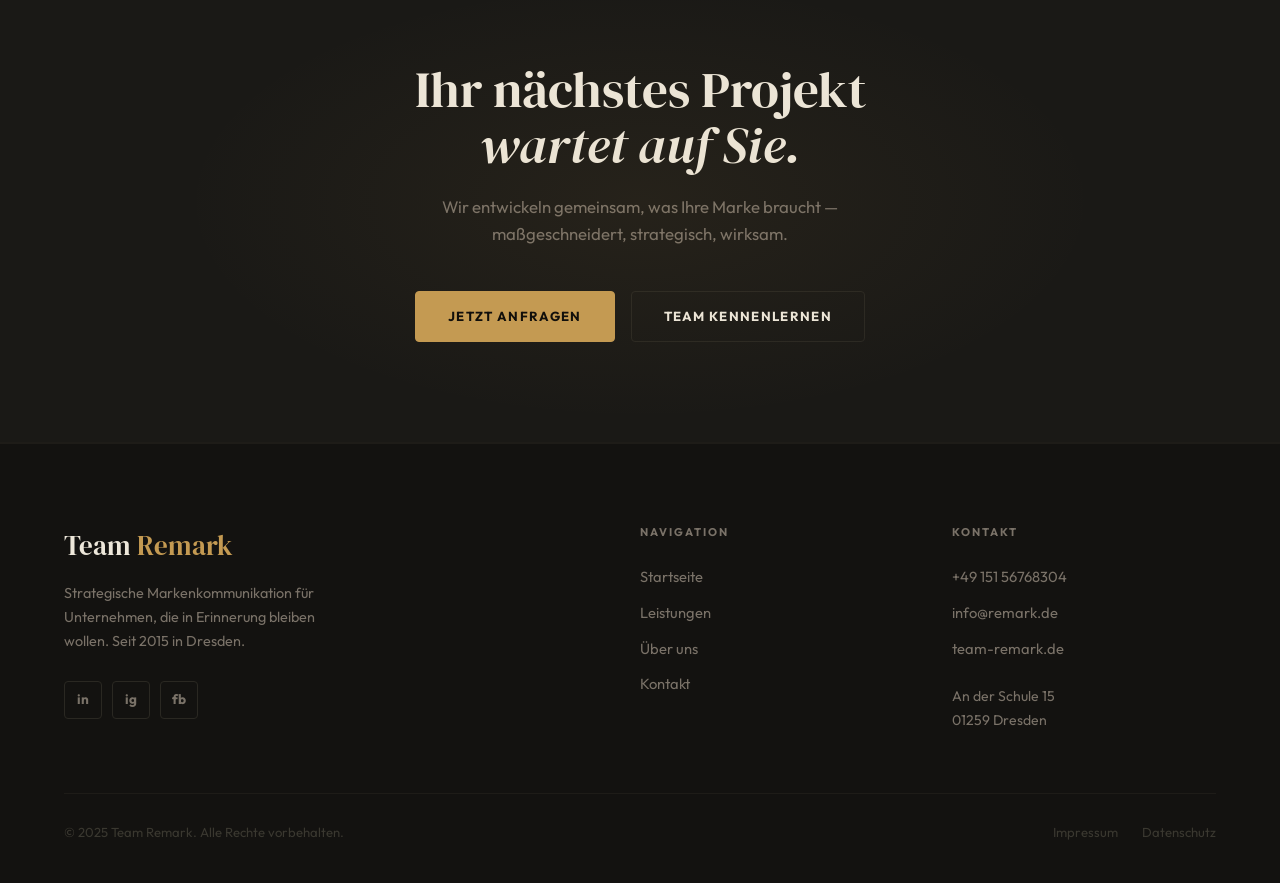
<file: leistungen.html>
<!DOCTYPE html>
<html lang="de">
<head>
  <meta charset="UTF-8">
  <meta name="viewport" content="width=device-width, initial-scale=1.0">
  <meta name="description" content="Team Remark Leistungen — Markenstrategie, Corporate Design, digitale Kommunikation, Content und Social Media aus Dresden.">
  <title>Leistungen — Team Remark Dresden</title>
  <link rel="stylesheet" href="styles.css">
</head>
<body>

  <header class="site-header">
    <div class="container header-inner">
      <a href="index.html" class="site-logo">Team <span>Remark</span></a>
      <button class="nav-toggle" id="navToggle" aria-label="Navigation öffnen">
        <span></span><span></span><span></span>
      </button>
      <nav class="site-nav" id="siteNav">
        <a href="index.html">Start</a>
        <a href="leistungen.html" class="active">Leistungen</a>
        <a href="ueber-uns.html">Über uns</a>
        <a href="kontakt.html" class="nav-cta">Gespräch starten</a>
      </nav>
    </div>
  </header>

  <main>

    <!-- ── PAGE HERO ── -->
    <section class="page-hero">
      <span class="page-watermark">Leistungen</span>
      <div class="container">
        <div class="section-label">
          <span class="text-label">Was wir leisten</span>
        </div>
        <h1 class="display-lg mt-16" style="max-width:720px;">
          Alles, was Ihre Marke<br><em class="text-gold">stark macht.</em>
        </h1>
        <p class="text-body-lg mt-24" style="max-width:520px;">
          Von der Grundlagenarbeit bis zur Umsetzung: Wir bieten Ihnen das vollständige Leistungsspektrum einer modernen Markenagentur — aus einer Hand, mit einem klaren Ziel.
        </p>
      </div>
    </section>

    <div class="divider"></div>

    <!-- ── LEISTUNGEN DETAIL ── -->
    <section class="section-pad">
      <div class="container">

        <!-- 01 -->
        <div class="leistung-block reveal" id="markenstrategie">
          <div class="lb-meta">
            <span class="lb-num">01</span>
            <span class="lb-icon">◈</span>
            <h2 class="lb-title">Markenstrategie</h2>
          </div>
          <div class="lb-body">
            <p>
              Bevor eine Marke sichtbar wird, muss sie gedacht sein. In unserer Strategiearbeit analysieren wir Ihr Marktumfeld, Ihre Wettbewerber und Ihre Zielgruppen — und entwickeln daraus ein Markenbild, das wirklich trägt.
            </p>
            <p>
              Das Ergebnis ist kein Konzeptpapier fürs Regal, sondern ein handfestes Fundament: Positionierung, Kernversprechen, Tonalität und ein konsistentes Messaging-Framework, das Ihre gesamte Kommunikation trägt.
            </p>
            <ul class="lb-list">
              <li>Markt- und Wettbewerbsanalyse</li>
              <li>Positionierungsstrategie und Alleinstellungsmerkmale</li>
              <li>Zielgruppenprofile und Customer-Journey-Mapping</li>
              <li>Markenarchitektur und Naming-Strategie</li>
              <li>Messaging-Framework und Tonalitätsdefinition</li>
              <li>Brand Purpose und Markenkern</li>
            </ul>
          </div>
        </div>

        <!-- 02 -->
        <div class="leistung-block reveal" id="corporate-design">
          <div class="lb-meta">
            <span class="lb-num">02</span>
            <span class="lb-icon">◉</span>
            <h2 class="lb-title">Corporate Design</h2>
          </div>
          <div class="lb-body">
            <p>
              Ihre visuelle Identität ist das erste, was Menschen wahrnehmen — und das letzte, was sie vergessen. Wir entwickeln Corporate Designs, die Haltung zeigen: klar, unverwechselbar und in jedem Format souverän.
            </p>
            <p>
              Ob Neuaufbau oder Rebranding: Wir liefern kein generisches Logo, sondern ein durchdachtes Designsystem, das auf allen Kanälen funktioniert und Ihr Unternehmen authentisch repräsentiert.
            </p>
            <ul class="lb-list">
              <li>Logo-Entwicklung und Markenzeichen</li>
              <li>Farbsystem, Typografie und Bildsprache</li>
              <li>Corporate Design Manual (Brand Guidelines)</li>
              <li>Geschäftsausstattung: Visitenkarte, Briefbogen, Stempel</li>
              <li>Präsentationsvorlagen und Dokumentendesign</li>
              <li>Anwendung auf Print- und Digitalmedien</li>
            </ul>
          </div>
        </div>

        <!-- 03 -->
        <div class="leistung-block reveal" id="digital">
          <div class="lb-meta">
            <span class="lb-num">03</span>
            <span class="lb-icon">◐</span>
            <h2 class="lb-title">Digitale Kommunikation</h2>
          </div>
          <div class="lb-body">
            <p>
              Ihre digitale Präsenz ist mehr als eine Website — sie ist Ihr stärkster Vertriebskanal. Wir konzipieren und gestalten digitale Auftritte, die überzeugen: visuell stark, technisch sauber und auf Conversion optimiert.
            </p>
            <p>
              Dabei denken wir über den Launch hinaus: Mit gezielten SEO-Maßnahmen, strukturierten Inhalten und einer durchgängigen digitalen Kommunikationsstrategie machen wir Ihre Online-Präsenz nachhaltig wirksam.
            </p>
            <ul class="lb-list">
              <li>Webdesign und UI/UX-Konzeption</li>
              <li>Umsetzung in gängigen CMS (WordPress, Webflow)</li>
              <li>Landingpages und digitale Kampagnenseiten</li>
              <li>Suchmaschinenoptimierung (On-Page-SEO)</li>
              <li>Google Ads und Meta Ads Management</li>
              <li>E-Mail-Marketing und Newsletter-Kampagnen</li>
            </ul>
          </div>
        </div>

        <!-- 04 -->
        <div class="leistung-block reveal" id="content">
          <div class="lb-meta">
            <span class="lb-num">04</span>
            <span class="lb-icon">◑</span>
            <h2 class="lb-title">Content & Storytelling</h2>
          </div>
          <div class="lb-body">
            <p>
              Guter Content erzählt Geschichten, die jemanden wirklich interessieren. Wir entwickeln Inhalte, die Ihre Marke zum Leben erwecken — ob Unternehmenstexte, Blogartikel, Imagefilmskripte oder Social Posts.
            </p>
            <p>
              Unsere Texterinnen und Texter denken strategisch: Jeder Inhalt hat einen Zweck, eine Zielgruppe und eine klare Wirkungsabsicht. Kein Inhalt um des Inhalts willen — sondern Kommunikation, die Ihr Unternehmen voranbringt.
            </p>
            <ul class="lb-list">
              <li>Textstrategie und redaktionelle Planung</li>
              <li>Website-Texte, Über-uns-Seiten, Produktbeschreibungen</li>
              <li>Blogartikel und Fachartikel (SEO-optimiert)</li>
              <li>Imagebroschüren und Unternehmenspublikationen</li>
              <li>Pressemitteilungen und PR-Texte</li>
              <li>Skripte für Video- und Podcastproduktionen</li>
            </ul>
          </div>
        </div>

        <!-- 05 -->
        <div class="leistung-block reveal" id="social">
          <div class="lb-meta">
            <span class="lb-num">05</span>
            <span class="lb-icon">◎</span>
            <h2 class="lb-title">Social Media</h2>
          </div>
          <div class="lb-body">
            <p>
              Social Media ist kein Kanal mehr — es ist der Ort, wo Marken Vertrauen aufbauen und Beziehungen pflegen. Wir betreiben Ihre Kanäle mit Strategie und Ausdauer: kontinuierlich, mit eigener Stimme und klarem Blick auf die Zahlen.
            </p>
            <p>
              Von der Kanal-Strategie über die Content-Produktion bis zum Community-Management: Wir übernehmen so viel oder so wenig, wie Ihr Unternehmen braucht — immer mit dem Ziel, echte Verbindungen zu Ihrer Zielgruppe aufzubauen.
            </p>
            <ul class="lb-list">
              <li>Social-Media-Strategie und Kanalwahl</li>
              <li>Content-Planung und Redaktionskalender</li>
              <li>Kreation: Grafiken, Reels, Captions</li>
              <li>Community Management und Interaktion</li>
              <li>Paid Social: Meta Ads, LinkedIn Ads</li>
              <li>Reporting, Analyse und monatliches Review</li>
            </ul>
          </div>
        </div>

        <!-- 06 -->
        <div class="leistung-block reveal" id="kampagnen">
          <div class="lb-meta">
            <span class="lb-num">06</span>
            <span class="lb-icon">◆</span>
            <h2 class="lb-title">Kampagnen&shy;entwicklung</h2>
          </div>
          <div class="lb-body">
            <p>
              Wirkungsstarke Kampagnen entstehen nicht durch Zufall — sondern durch kluge Ideen, handwerkliche Präzision und den Mut, eine klare Haltung zu zeigen. Wir entwickeln integrierte Kampagnen, die Online und Offline nahtlos verbinden.
            </p>
            <p>
              Ob Produkt-Launch, Arbeitgebermarke oder Jubiläumskampagne: Wir begleiten Sie von der Idee bis zur Auswertung. Mit Kreativkonzept, Mediaplan und einem Team, das liefert.
            </p>
            <ul class="lb-list">
              <li>Kreatives Kampagnenkonzept und Key Visual</li>
              <li>Mediastrategie und Budgetplanung</li>
              <li>Umsetzung: Print, OOH, Digital, Social</li>
              <li>Employer Branding Kampagnen</li>
              <li>Produktlaunches und Messe-Auftritte</li>
              <li>Kampagnen-Tracking und Erfolgsmessung</li>
            </ul>
          </div>
        </div>

      </div>
    </section>

    <!-- ── PROZESS ── -->
    <section class="section-pad bg-surface">
      <div class="container">
        <div class="section-header text-center">
          <div class="section-label" style="justify-content:center;">
            <span class="text-label">Wie wir arbeiten</span>
          </div>
          <h2 class="display-md mt-16">Unser <em>Prozess</em></h2>
        </div>

        <div class="process-grid">
          <div class="process-step reveal">
            <span class="ps-num">01</span>
            <h3 class="ps-title">Kennenlernen</h3>
            <p class="ps-desc">Wir hören zu. In einem offenen Erstgespräch verstehen wir Ihr Unternehmen, Ihre Ziele und Ihre Herausforderungen — ohne Schönfärberei.</p>
          </div>
          <div class="process-step reveal">
            <span class="ps-num">02</span>
            <h3 class="ps-title">Analyse</h3>
            <p class="ps-desc">Wir tauchen tief ein: Markt, Wettbewerb, Zielgruppen, bisherige Kommunikation. Die Erkenntnisse bilden das Fundament für alle weiteren Schritte.</p>
          </div>
          <div class="process-step reveal">
            <span class="ps-num">03</span>
            <h3 class="ps-title">Entwicklung</h3>
            <p class="ps-desc">Strategie und Kreation treffen aufeinander. Wir präsentieren Konzepte, diskutieren, verfeinern — bis das Ergebnis wirklich überzeugt.</p>
          </div>
          <div class="process-step reveal">
            <span class="ps-num">04</span>
            <h3 class="ps-title">Umsetzung</h3>
            <p class="ps-desc">Aus Ideen werden Ergebnisse. Wir liefern, implementieren und begleiten den Launch — und messen, was zählt: die Wirkung in der Realität.</p>
          </div>
        </div>
      </div>
    </section>

    <!-- ── CTA ── -->
    <section class="cta-banner">
      <div class="container">
        <h2>Ihr nächstes Projekt<br><em>wartet auf Sie.</em></h2>
        <p>Wir entwickeln gemeinsam, was Ihre Marke braucht — maßgeschneidert, strategisch, wirksam.</p>
        <div class="btn-group">
          <a href="kontakt.html" class="btn btn-primary">Jetzt anfragen</a>
          <a href="ueber-uns.html" class="btn btn-outline">Team kennenlernen</a>
        </div>
      </div>
    </section>

  </main>

  <footer class="site-footer">
    <div class="container">
      <div class="footer-grid">
        <div>
          <span class="footer-logo">Team <span style="color:var(--color-primary)">Remark</span></span>
          <p class="footer-tagline">Strategische Markenkommunikation für Unternehmen, die in Erinnerung bleiben wollen. Seit 2015 in Dresden.</p>
          <div class="footer-social">
            <a href="#" class="social-link" aria-label="LinkedIn">in</a>
            <a href="#" class="social-link" aria-label="Instagram">ig</a>
            <a href="#" class="social-link" aria-label="Facebook">fb</a>
          </div>
        </div>
        <div>
          <p class="footer-h">Navigation</p>
          <ul class="footer-links">
            <li><a href="index.html">Startseite</a></li>
            <li><a href="leistungen.html">Leistungen</a></li>
            <li><a href="ueber-uns.html">Über uns</a></li>
            <li><a href="kontakt.html">Kontakt</a></li>
          </ul>
        </div>
        <div>
          <p class="footer-h">Kontakt</p>
          <ul class="footer-links">
            <li><a href="tel:+4915156768304">+49 151 56768304</a></li>
            <li><a href="mailto:info@remark.de">info@remark.de</a></li>
            <li><a href="https://team-remark.de" target="_blank" rel="noopener">team-remark.de</a></li>
          </ul>
          <p style="margin-top:24px; font-size:0.88rem; color:var(--color-text-muted); line-height:1.7;">
            An der Schule 15<br>01259 Dresden
          </p>
        </div>
      </div>
      <div class="footer-bottom">
        <p class="footer-copy">© 2025 Team Remark. Alle Rechte vorbehalten.</p>
        <div class="footer-legal">
          <a href="#">Impressum</a>
          <a href="#">Datenschutz</a>
        </div>
      </div>
    </div>
  </footer>

  <script>
    const navToggle = document.getElementById('navToggle');
    const siteNav   = document.getElementById('siteNav');
    navToggle.addEventListener('click', () => {
      const isOpen = navToggle.classList.toggle('open');
      siteNav.classList.toggle('open', isOpen);
      document.body.style.overflow = isOpen ? 'hidden' : '';
    });
    siteNav.querySelectorAll('a').forEach(link => {
      link.addEventListener('click', () => {
        navToggle.classList.remove('open');
        siteNav.classList.remove('open');
        document.body.style.overflow = '';
      });
    });
    const observer = new IntersectionObserver((entries) => {
      entries.forEach((entry, i) => {
        if (entry.isIntersecting) {
          setTimeout(() => entry.target.classList.add('visible'), i * 60);
          observer.unobserve(entry.target);
        }
      });
    }, { threshold: 0.1 });
    document.querySelectorAll('.reveal').forEach(el => observer.observe(el));
  </script>

</body>
</html>
</file>
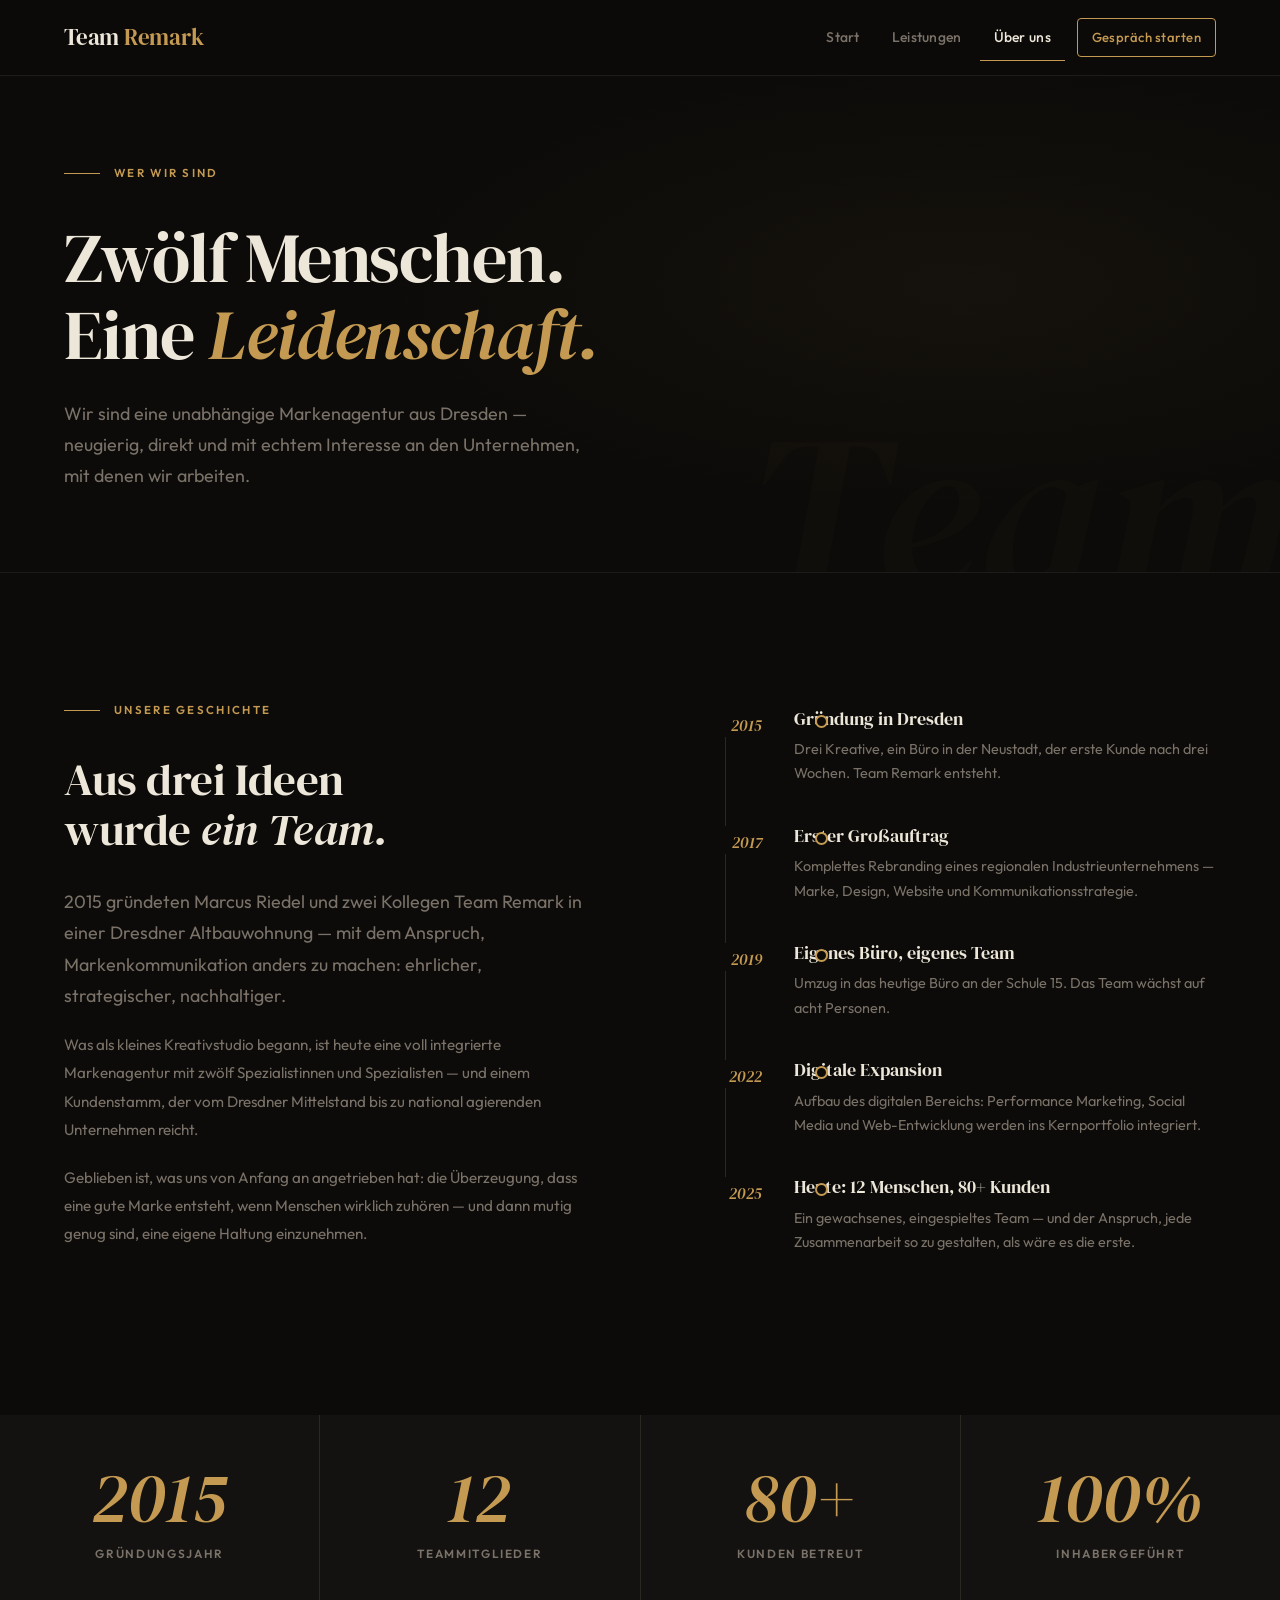
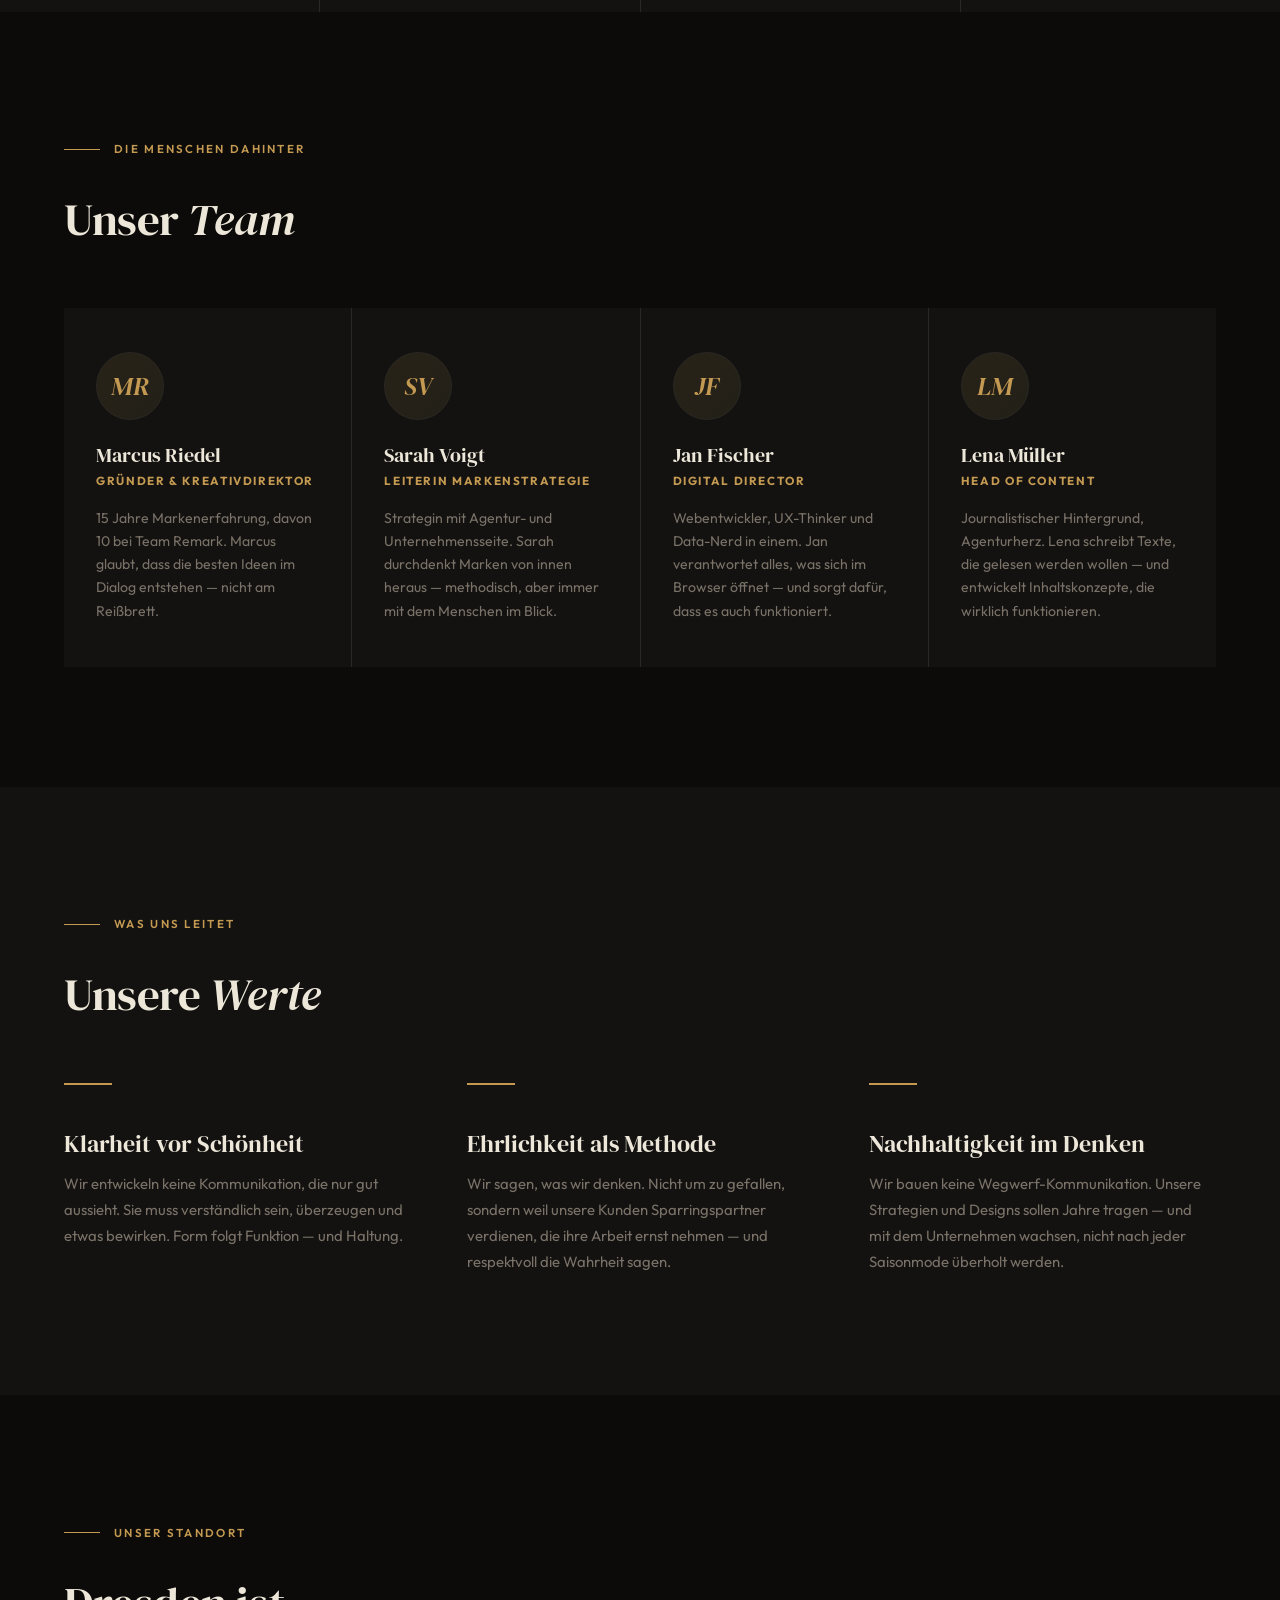
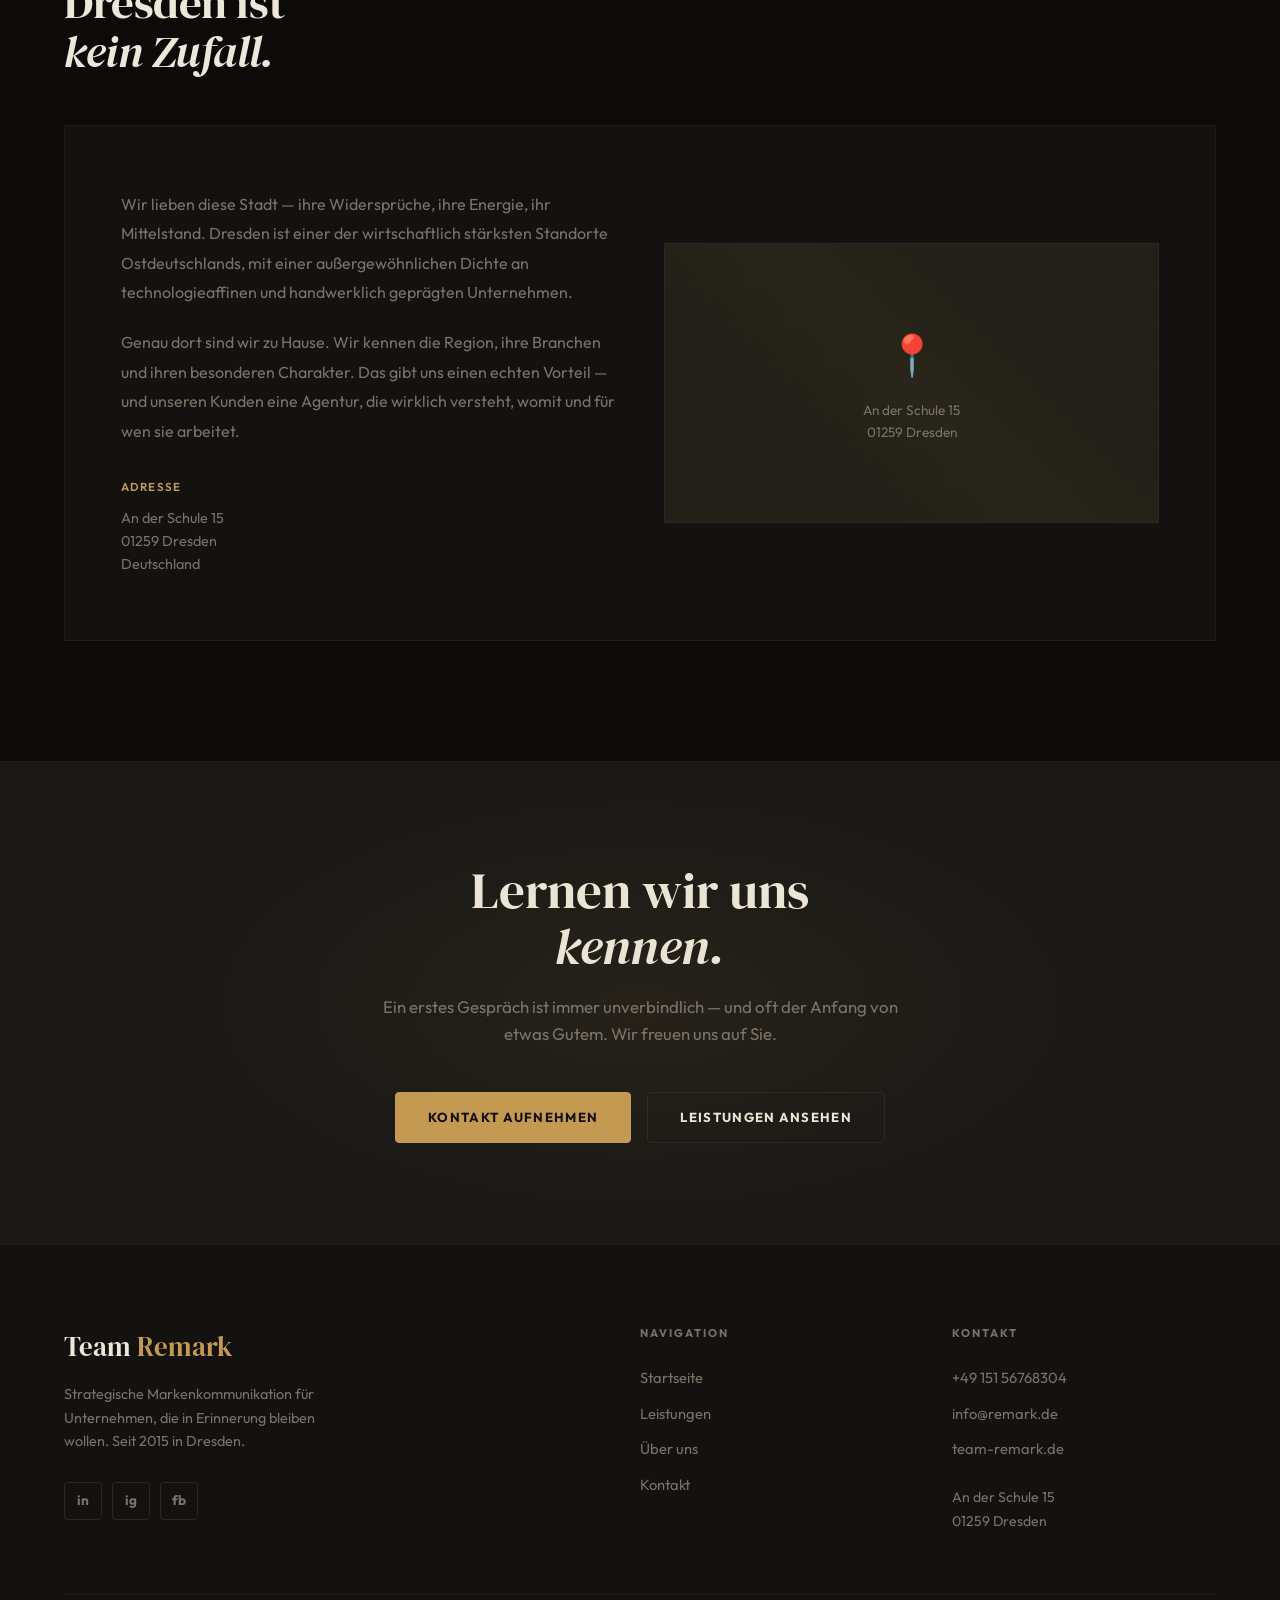
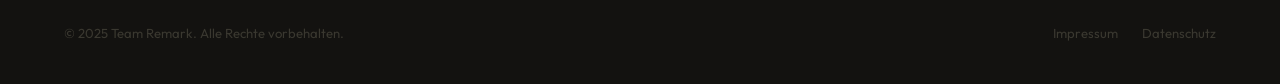
<file: ueber-uns.html>
<!DOCTYPE html>
<html lang="de">
<head>
  <meta charset="UTF-8">
  <meta name="viewport" content="width=device-width, initial-scale=1.0">
  <meta name="description" content="Über Team Remark — Dresdner Markenagentur seit 2015. Lernen Sie unser Team, unsere Geschichte und unsere Werte kennen.">
  <title>Über uns — Team Remark Dresden</title>
  <link rel="stylesheet" href="styles.css">
  <style>
    .story-grid {
      display: grid;
      grid-template-columns: 1fr;
      gap: 64px;
      align-items: start;
    }
    @media (min-width: 1024px) {
      .story-grid { grid-template-columns: 1fr 1fr; gap: 100px; }
    }

    .timeline {
      display: flex;
      flex-direction: column;
      gap: 0;
    }
    .tl-item {
      display: grid;
      grid-template-columns: 72px 1fr;
      gap: 24px;
      padding-bottom: 40px;
      position: relative;
    }
    .tl-item:not(:last-child)::before {
      content: '';
      position: absolute;
      left: 35px;
      top: 28px;
      bottom: 0;
      width: 1px;
      background: var(--color-border-light);
    }
    .tl-year {
      font-family: var(--font-display);
      font-style: italic;
      font-size: 1rem;
      color: var(--color-primary);
      padding-top: 4px;
      text-align: right;
    }
    .tl-dot {
      position: absolute;
      left: 29px; top: 6px;
      width: 13px; height: 13px;
      border-radius: 50%;
      border: 2px solid var(--color-primary);
      background: var(--color-bg);
    }
    .tl-content { padding-left: 8px; }
    .tl-title { font-family: var(--font-display); font-size: 1.15rem; margin-bottom: 8px; }
    .tl-desc  { font-size: 0.9rem; line-height: 1.7; color: var(--color-text-muted); }

    .award-strip {
      display: flex;
      gap: 1px;
      background: var(--color-border-light);
      flex-wrap: wrap;
    }
    .award-item {
      background: var(--color-surface);
      padding: 28px 32px;
      flex: 1;
      min-width: 180px;
    }
    .award-year { font-size: 0.72rem; font-weight: 700; letter-spacing: 0.14em; text-transform: uppercase; color: var(--color-primary); margin-bottom: 6px; display: block; }
    .award-name { font-family: var(--font-display); font-size: 1rem; }
  </style>
</head>
<body>

  <header class="site-header">
    <div class="container header-inner">
      <a href="index.html" class="site-logo">Team <span>Remark</span></a>
      <button class="nav-toggle" id="navToggle" aria-label="Navigation öffnen">
        <span></span><span></span><span></span>
      </button>
      <nav class="site-nav" id="siteNav">
        <a href="index.html">Start</a>
        <a href="leistungen.html">Leistungen</a>
        <a href="ueber-uns.html" class="active">Über uns</a>
        <a href="kontakt.html" class="nav-cta">Gespräch starten</a>
      </nav>
    </div>
  </header>

  <main>

    <!-- ── PAGE HERO ── -->
    <section class="page-hero">
      <span class="page-watermark">Team</span>
      <div class="container">
        <div class="section-label">
          <span class="text-label">Wer wir sind</span>
        </div>
        <h1 class="display-lg mt-16" style="max-width: 760px;">
          Zwölf Menschen.<br>Eine <em class="text-gold">Leidenschaft.</em>
        </h1>
        <p class="text-body-lg mt-24" style="max-width: 540px;">
          Wir sind eine unabhängige Markenagentur aus Dresden — neugierig, direkt und mit echtem Interesse an den Unternehmen, mit denen wir arbeiten.
        </p>
      </div>
    </section>

    <div class="divider"></div>

    <!-- ── GESCHICHTE ── -->
    <section class="section-pad">
      <div class="container">
        <div class="story-grid">
          <div>
            <div class="section-label">
              <span class="text-label">Unsere Geschichte</span>
            </div>
            <h2 class="display-md mt-16" style="margin-bottom: 32px;">
              Aus drei Ideen<br>wurde <em>ein Team.</em>
            </h2>
            <p class="text-body-lg" style="margin-bottom: 20px;">
              2015 gründeten Marcus Riedel und zwei Kollegen Team Remark in einer Dresdner Altbauwohnung — mit dem Anspruch, Markenkommunikation anders zu machen: ehrlicher, strategischer, nachhaltiger.
            </p>
            <p style="font-size:0.95rem; line-height:1.85; color:var(--color-text-muted); margin-bottom:20px;">
              Was als kleines Kreativstudio begann, ist heute eine voll integrierte Markenagentur mit zwölf Spezialistinnen und Spezialisten — und einem Kundenstamm, der vom Dresdner Mittelstand bis zu national agierenden Unternehmen reicht.
            </p>
            <p style="font-size:0.95rem; line-height:1.85; color:var(--color-text-muted);">
              Geblieben ist, was uns von Anfang an angetrieben hat: die Überzeugung, dass eine gute Marke entsteht, wenn Menschen wirklich zuhören — und dann mutig genug sind, eine eigene Haltung einzunehmen.
            </p>
          </div>

          <div class="timeline mt-16">
            <div class="tl-item">
              <span class="tl-year">2015</span>
              <div style="position:relative;">
                <div class="tl-dot"></div>
                <div class="tl-content">
                  <h4 class="tl-title">Gründung in Dresden</h4>
                  <p class="tl-desc">Drei Kreative, ein Büro in der Neustadt, der erste Kunde nach drei Wochen. Team Remark entsteht.</p>
                </div>
              </div>
            </div>
            <div class="tl-item">
              <span class="tl-year">2017</span>
              <div style="position:relative;">
                <div class="tl-dot"></div>
                <div class="tl-content">
                  <h4 class="tl-title">Erster Großauftrag</h4>
                  <p class="tl-desc">Komplettes Rebranding eines regionalen Industrieunternehmens — Marke, Design, Website und Kommunikationsstrategie.</p>
                </div>
              </div>
            </div>
            <div class="tl-item">
              <span class="tl-year">2019</span>
              <div style="position:relative;">
                <div class="tl-dot"></div>
                <div class="tl-content">
                  <h4 class="tl-title">Eigenes Büro, eigenes Team</h4>
                  <p class="tl-desc">Umzug in das heutige Büro an der Schule 15. Das Team wächst auf acht Personen.</p>
                </div>
              </div>
            </div>
            <div class="tl-item">
              <span class="tl-year">2022</span>
              <div style="position:relative;">
                <div class="tl-dot"></div>
                <div class="tl-content">
                  <h4 class="tl-title">Digitale Expansion</h4>
                  <p class="tl-desc">Aufbau des digitalen Bereichs: Performance Marketing, Social Media und Web-Entwicklung werden ins Kernportfolio integriert.</p>
                </div>
              </div>
            </div>
            <div class="tl-item">
              <span class="tl-year">2025</span>
              <div style="position:relative;">
                <div class="tl-dot"></div>
                <div class="tl-content">
                  <h4 class="tl-title">Heute: 12 Menschen, 80+ Kunden</h4>
                  <p class="tl-desc">Ein gewachsenes, eingespieltes Team — und der Anspruch, jede Zusammenarbeit so zu gestalten, als wäre es die erste.</p>
                </div>
              </div>
            </div>
          </div>
        </div>
      </div>
    </section>

    <!-- ── ZAHLEN ── -->
    <section style="padding:0;" class="bg-surface">
      <div class="container" style="padding-left:0;padding-right:0;max-width:100%;">
        <div class="stats-grid">
          <div class="stat-item reveal">
            <span class="stat-num">2015</span>
            <span class="stat-lbl">Gründungsjahr</span>
          </div>
          <div class="stat-item reveal">
            <span class="stat-num">12</span>
            <span class="stat-lbl">Teammitglieder</span>
          </div>
          <div class="stat-item reveal">
            <span class="stat-num">80+</span>
            <span class="stat-lbl">Kunden betreut</span>
          </div>
          <div class="stat-item reveal">
            <span class="stat-num">100%</span>
            <span class="stat-lbl">Inhabergeführt</span>
          </div>
        </div>
      </div>
    </section>

    <!-- ── TEAM ── -->
    <section class="section-pad">
      <div class="container">
        <div class="section-header">
          <div class="section-label">
            <span class="text-label">Die Menschen dahinter</span>
          </div>
          <h2 class="display-md mt-16">Unser <em>Team</em></h2>
        </div>

        <div class="team-grid">
          <div class="team-card reveal">
            <div class="team-avatar">MR</div>
            <h3 class="team-name">Marcus Riedel</h3>
            <p class="team-role">Gründer & Kreativdirektor</p>
            <p class="team-bio">15 Jahre Markenerfahrung, davon 10 bei Team Remark. Marcus glaubt, dass die besten Ideen im Dialog entstehen — nicht am Reißbrett.</p>
          </div>
          <div class="team-card reveal">
            <div class="team-avatar">SV</div>
            <h3 class="team-name">Sarah Voigt</h3>
            <p class="team-role">Leiterin Markenstrategie</p>
            <p class="team-bio">Strategin mit Agentur- und Unternehmensseite. Sarah durchdenkt Marken von innen heraus — methodisch, aber immer mit dem Menschen im Blick.</p>
          </div>
          <div class="team-card reveal">
            <div class="team-avatar">JF</div>
            <h3 class="team-name">Jan Fischer</h3>
            <p class="team-role">Digital Director</p>
            <p class="team-bio">Webentwickler, UX-Thinker und Data-Nerd in einem. Jan verantwortet alles, was sich im Browser öffnet — und sorgt dafür, dass es auch funktioniert.</p>
          </div>
          <div class="team-card reveal">
            <div class="team-avatar">LM</div>
            <h3 class="team-name">Lena Müller</h3>
            <p class="team-role">Head of Content</p>
            <p class="team-bio">Journalistischer Hintergrund, Agenturherz. Lena schreibt Texte, die gelesen werden wollen — und entwickelt Inhaltskonzepte, die wirklich funktionieren.</p>
          </div>
        </div>
      </div>
    </section>

    <!-- ── WERTE ── -->
    <section class="section-pad bg-surface">
      <div class="container">
        <div class="section-header">
          <div class="section-label">
            <span class="text-label">Was uns leitet</span>
          </div>
          <h2 class="display-md mt-16">Unsere <em>Werte</em></h2>
        </div>

        <div class="values-grid">
          <div class="value-item reveal">
            <h3 class="value-title">Klarheit vor Schönheit</h3>
            <p class="value-desc">Wir entwickeln keine Kommunikation, die nur gut aussieht. Sie muss verständlich sein, überzeugen und etwas bewirken. Form folgt Funktion — und Haltung.</p>
          </div>
          <div class="value-item reveal">
            <h3 class="value-title">Ehrlichkeit als Methode</h3>
            <p class="value-desc">Wir sagen, was wir denken. Nicht um zu gefallen, sondern weil unsere Kunden Sparringspartner verdienen, die ihre Arbeit ernst nehmen — und respektvoll die Wahrheit sagen.</p>
          </div>
          <div class="value-item reveal">
            <h3 class="value-title">Nachhaltigkeit im Denken</h3>
            <p class="value-desc">Wir bauen keine Wegwerf-Kommunikation. Unsere Strategien und Designs sollen Jahre tragen — und mit dem Unternehmen wachsen, nicht nach jeder Saisonmode überholt werden.</p>
          </div>
        </div>
      </div>
    </section>

    <!-- ── DRESDEN ── -->
    <section class="section-pad">
      <div class="container">
        <div class="section-label">
          <span class="text-label">Unser Standort</span>
        </div>
        <h2 class="display-md mt-16" style="margin-bottom: 48px;">
          Dresden ist<br><em>kein Zufall.</em>
        </h2>

        <div class="dresden-section reveal">
          <div>
            <p style="font-size:1rem; line-height:1.85; color:var(--color-text-muted); margin-bottom:20px;">
              Wir lieben diese Stadt — ihre Widersprüche, ihre Energie, ihr Mittelstand. Dresden ist einer der wirtschaftlich stärksten Standorte Ostdeutschlands, mit einer außergewöhnlichen Dichte an technologieaffinen und handwerklich geprägten Unternehmen.
            </p>
            <p style="font-size:1rem; line-height:1.85; color:var(--color-text-muted); margin-bottom:32px;">
              Genau dort sind wir zu Hause. Wir kennen die Region, ihre Branchen und ihren besonderen Charakter. Das gibt uns einen echten Vorteil — und unseren Kunden eine Agentur, die wirklich versteht, womit und für wen sie arbeitet.
            </p>
            <div style="font-size:0.9rem; color:var(--color-text-muted);">
              <p style="color:var(--color-primary); font-weight:600; letter-spacing:0.1em; text-transform:uppercase; font-size:0.72rem; margin-bottom:10px;">Adresse</p>
              <p>An der Schule 15<br>01259 Dresden<br>Deutschland</p>
            </div>
          </div>
          <div class="dresden-map-mock">
            <span class="map-pin">📍</span>
            <p class="map-addr">An der Schule 15<br>01259 Dresden</p>
          </div>
        </div>
      </div>
    </section>

    <!-- ── CTA ── -->
    <section class="cta-banner">
      <div class="container">
        <h2>Lernen wir uns<br><em>kennen.</em></h2>
        <p>Ein erstes Gespräch ist immer unverbindlich — und oft der Anfang von etwas Gutem. Wir freuen uns auf Sie.</p>
        <div class="btn-group">
          <a href="kontakt.html" class="btn btn-primary">Kontakt aufnehmen</a>
          <a href="leistungen.html" class="btn btn-outline">Leistungen ansehen</a>
        </div>
      </div>
    </section>

  </main>

  <footer class="site-footer">
    <div class="container">
      <div class="footer-grid">
        <div>
          <span class="footer-logo">Team <span style="color:var(--color-primary)">Remark</span></span>
          <p class="footer-tagline">Strategische Markenkommunikation für Unternehmen, die in Erinnerung bleiben wollen. Seit 2015 in Dresden.</p>
          <div class="footer-social">
            <a href="#" class="social-link" aria-label="LinkedIn">in</a>
            <a href="#" class="social-link" aria-label="Instagram">ig</a>
            <a href="#" class="social-link" aria-label="Facebook">fb</a>
          </div>
        </div>
        <div>
          <p class="footer-h">Navigation</p>
          <ul class="footer-links">
            <li><a href="index.html">Startseite</a></li>
            <li><a href="leistungen.html">Leistungen</a></li>
            <li><a href="ueber-uns.html">Über uns</a></li>
            <li><a href="kontakt.html">Kontakt</a></li>
          </ul>
        </div>
        <div>
          <p class="footer-h">Kontakt</p>
          <ul class="footer-links">
            <li><a href="tel:+4915156768304">+49 151 56768304</a></li>
            <li><a href="mailto:info@remark.de">info@remark.de</a></li>
            <li><a href="https://team-remark.de" target="_blank" rel="noopener">team-remark.de</a></li>
          </ul>
          <p style="margin-top:24px; font-size:0.88rem; color:var(--color-text-muted); line-height:1.7;">
            An der Schule 15<br>01259 Dresden
          </p>
        </div>
      </div>
      <div class="footer-bottom">
        <p class="footer-copy">© 2025 Team Remark. Alle Rechte vorbehalten.</p>
        <div class="footer-legal">
          <a href="#">Impressum</a>
          <a href="#">Datenschutz</a>
        </div>
      </div>
    </div>
  </footer>

  <script>
    const navToggle = document.getElementById('navToggle');
    const siteNav   = document.getElementById('siteNav');
    navToggle.addEventListener('click', () => {
      const isOpen = navToggle.classList.toggle('open');
      siteNav.classList.toggle('open', isOpen);
      document.body.style.overflow = isOpen ? 'hidden' : '';
    });
    siteNav.querySelectorAll('a').forEach(link => {
      link.addEventListener('click', () => {
        navToggle.classList.remove('open');
        siteNav.classList.remove('open');
        document.body.style.overflow = '';
      });
    });
    const observer = new IntersectionObserver((entries) => {
      entries.forEach((entry, i) => {
        if (entry.isIntersecting) {
          setTimeout(() => entry.target.classList.add('visible'), i * 70);
          observer.unobserve(entry.target);
        }
      });
    }, { threshold: 0.1 });
    document.querySelectorAll('.reveal').forEach(el => observer.observe(el));
  </script>

</body>
</html>
</file>
<file: styles.css>
@import url('https://fonts.googleapis.com/css2?family=DM+Serif+Display:ital@0;1&family=Outfit:wght@300;400;500;600;700&display=swap');

/* ── Custom Properties ── */
:root {
  --color-bg:           #0C0B09;
  --color-surface:      #131210;
  --color-surface-2:    #1A1916;
  --color-surface-3:    #222018;
  --color-primary:      #C49A52;
  --color-primary-light:#DDB96E;
  --color-primary-dark: #9B7535;
  --color-text:         #EDE7DA;
  --color-text-muted:   #7A7268;
  --color-text-subtle:  #3A3830;
  --color-border:       #1E1C18;
  --color-border-light: #2A2822;

  --font-display: 'DM Serif Display', Georgia, serif;
  --font-body:    'Outfit', system-ui, sans-serif;

  --ease:       cubic-bezier(0.4, 0, 0.2, 1);
  --t-fast:     0.18s;
  --t:          0.32s;
  --t-slow:     0.6s;

  --r-sm:  4px;
  --r:     8px;
  --r-lg: 16px;

  --max-w: 1280px;
  --hh:     76px;
}

/* ── Reset ── */
*, *::before, *::after { box-sizing: border-box; margin: 0; padding: 0; }
html  { scroll-behavior: smooth; font-size: 16px; }
body  { font-family: var(--font-body); background: var(--color-bg); color: var(--color-text); line-height: 1.6; -webkit-font-smoothing: antialiased; }
img   { max-width: 100%; height: auto; display: block; }
a     { color: inherit; text-decoration: none; }
ul    { list-style: none; }
button { cursor: pointer; }

/* ── Layout ── */
.container {
  max-width: var(--max-w);
  margin: 0 auto;
  padding: 0 24px;
}
@media (min-width: 768px)  { .container { padding: 0 48px; } }
@media (min-width: 1280px) { .container { padding: 0 64px; } }

/* ── Typography ── */
h1,h2,h3,h4 { font-family: var(--font-display); font-weight: 400; line-height: 1.1; }

.display-xl  { font-size: clamp(3rem, 9vw, 8.5rem); letter-spacing: -0.025em; line-height: 1.0; }
.display-lg  { font-size: clamp(2.5rem, 5.5vw, 5.5rem); letter-spacing: -0.015em; }
.display-md  { font-size: clamp(2rem, 3.5vw, 3.5rem); letter-spacing: -0.01em; }

.text-label {
  font-family: var(--font-body);
  font-size: 0.72rem;
  font-weight: 600;
  letter-spacing: 0.2em;
  text-transform: uppercase;
  color: var(--color-primary);
}

.text-body-lg {
  font-size: clamp(1rem, 1.4vw, 1.2rem);
  line-height: 1.75;
  color: var(--color-text-muted);
}

.text-gold   { color: var(--color-primary); }
em           { font-style: italic; }

/* ── Header ── */
.site-header {
  position: fixed;
  inset: 0 0 auto 0;
  height: var(--hh);
  z-index: 100;
  display: flex;
  align-items: center;
  backdrop-filter: blur(18px) saturate(1.4);
  -webkit-backdrop-filter: blur(18px) saturate(1.4);
  background: rgba(12,11,9,0.9);
  border-bottom: 1px solid var(--color-border);
}

.header-inner {
  display: flex;
  align-items: center;
  justify-content: space-between;
  width: 100%;
}

.site-logo {
  font-family: var(--font-display);
  font-size: 1.45rem;
  letter-spacing: -0.01em;
  color: var(--color-text);
  transition: opacity var(--t-fast);
}
.site-logo span { color: var(--color-primary); }
.site-logo:hover { opacity: 0.8; }

/* Mobile toggle */
.nav-toggle {
  display: flex;
  flex-direction: column;
  gap: 5px;
  padding: 8px;
  background: none;
  border: none;
  z-index: 101;
}
.nav-toggle span {
  display: block;
  width: 24px;
  height: 1.5px;
  background: var(--color-text);
  transition: transform var(--t) var(--ease), opacity var(--t-fast);
  transform-origin: center;
}
.nav-toggle.open span:nth-child(1) { transform: translateY(6.5px) rotate(45deg); }
.nav-toggle.open span:nth-child(2) { opacity: 0; }
.nav-toggle.open span:nth-child(3) { transform: translateY(-6.5px) rotate(-45deg); }

/* Nav */
.site-nav {
  position: fixed;
  inset: 0;
  background: var(--color-surface);
  display: flex;
  flex-direction: column;
  align-items: center;
  justify-content: center;
  gap: 2.5rem;
  transform: translateX(100%);
  transition: transform var(--t) var(--ease);
  z-index: 99;
}
.site-nav.open { transform: translateX(0); }

.site-nav a {
  font-family: var(--font-display);
  font-size: 2.2rem;
  color: var(--color-text-muted);
  position: relative;
  transition: color var(--t-fast);
}
.site-nav a::after {
  content: '';
  position: absolute;
  bottom: -4px; left: 0;
  width: 0; height: 1px;
  background: var(--color-primary);
  transition: width var(--t) var(--ease);
}
.site-nav a:hover,
.site-nav a.active { color: var(--color-text); }
.site-nav a:hover::after,
.site-nav a.active::after { width: 100%; }

.nav-cta {
  font-family: var(--font-body) !important;
  font-size: 1rem !important;
  font-weight: 600;
  padding: 12px 32px;
  border: 1px solid var(--color-primary);
  border-radius: var(--r-sm);
  color: var(--color-primary) !important;
  letter-spacing: 0.04em;
  transition: background var(--t-fast), color var(--t-fast) !important;
}
.nav-cta::after { display: none !important; }
.nav-cta:hover  { background: var(--color-primary); color: var(--color-bg) !important; }

@media (min-width: 1024px) {
  .nav-toggle { display: none; }
  .site-nav {
    position: static;
    flex-direction: row;
    background: none;
    transform: none;
    gap: 0.25rem;
  }
  .site-nav a {
    font-family: var(--font-body);
    font-size: 0.875rem;
    font-weight: 500;
    padding: 8px 14px;
    letter-spacing: 0.02em;
  }
  .nav-cta {
    font-size: 0.82rem !important;
    padding: 9px 22px;
    margin-left: 8px;
  }
}

/* ── Buttons ── */
.btn {
  display: inline-flex;
  align-items: center;
  gap: 8px;
  font-family: var(--font-body);
  font-size: 0.82rem;
  font-weight: 700;
  letter-spacing: 0.1em;
  text-transform: uppercase;
  padding: 14px 32px;
  border: 1px solid transparent;
  border-radius: var(--r-sm);
  transition: background var(--t-fast), color var(--t-fast), transform var(--t-fast), box-shadow var(--t-fast), border-color var(--t-fast);
}

.btn-primary {
  background: var(--color-primary);
  color: var(--color-bg);
  border-color: var(--color-primary);
}
.btn-primary:hover {
  background: var(--color-primary-light);
  border-color: var(--color-primary-light);
  transform: translateY(-2px);
  box-shadow: 0 8px 28px rgba(196,154,82,0.3);
}

.btn-outline {
  background: transparent;
  color: var(--color-text);
  border-color: var(--color-border-light);
}
.btn-outline:hover {
  border-color: var(--color-primary);
  color: var(--color-primary);
  transform: translateY(-2px);
}

.btn-ghost {
  background: transparent;
  color: var(--color-primary);
  border: none;
  padding: 0;
  font-size: 0.78rem;
  letter-spacing: 0.12em;
}
.btn-ghost .arr { display: inline-block; transition: transform var(--t-fast); margin-left: 4px; }
.btn-ghost:hover .arr { transform: translateX(6px); }

/* ── Section Padding ── */
.section-pad { padding: 80px 0; }
@media (min-width: 768px) { .section-pad { padding: 120px 0; } }

/* ── Section Header ── */
.section-label {
  display: inline-flex;
  align-items: center;
  gap: 14px;
  margin-bottom: 20px;
}
.section-label::before {
  content: '';
  display: block;
  width: 36px; height: 1px;
  background: var(--color-primary);
  flex-shrink: 0;
}

.section-header { margin-bottom: 64px; }

/* ── Divider ── */
.divider { height: 1px; background: var(--color-border); }

/* ── Page Hero (inner pages) ── */
.page-hero {
  padding-top: calc(var(--hh) + 80px);
  padding-bottom: 80px;
  position: relative;
  overflow: hidden;
}
.page-hero::before {
  content: '';
  position: absolute;
  inset: 0;
  background: radial-gradient(ellipse 70% 60% at 75% 50%, rgba(196,154,82,0.05) 0%, transparent 65%);
  pointer-events: none;
}
.page-watermark {
  position: absolute;
  font-family: var(--font-display);
  font-style: italic;
  font-size: clamp(6rem, 18vw, 18rem);
  color: rgba(196,154,82,0.025);
  right: -1%;
  bottom: -10%;
  line-height: 1;
  user-select: none;
  white-space: nowrap;
  pointer-events: none;
}

/* ── Hero (Homepage) ── */
.hero {
  min-height: 100vh;
  display: flex;
  align-items: center;
  padding-top: var(--hh);
  position: relative;
  overflow: hidden;
}

.hero-bg {
  position: absolute;
  inset: 0;
  pointer-events: none;
}

.hero-gradient {
  position: absolute;
  inset: 0;
  background:
    radial-gradient(ellipse 65% 55% at 72% 45%, rgba(196,154,82,0.07) 0%, transparent 60%),
    radial-gradient(ellipse 40% 35% at 15% 85%, rgba(196,154,82,0.035) 0%, transparent 50%);
}

.hero-watermark {
  position: absolute;
  font-family: var(--font-display);
  font-style: italic;
  font-size: clamp(8rem, 22vw, 24rem);
  color: rgba(196,154,82,0.028);
  right: -2%;
  bottom: 2%;
  line-height: 1;
  user-select: none;
  letter-spacing: -0.02em;
  white-space: nowrap;
  pointer-events: none;
}

.hero-inner {
  display: grid;
  grid-template-columns: 1fr;
  gap: 60px;
  padding-top: 80px;
  padding-bottom: 100px;
  width: 100%;
}
@media (min-width: 1024px) {
  .hero-inner {
    grid-template-columns: 1.1fr 0.9fr;
    align-items: center;
    gap: 80px;
    padding-top: 120px;
    padding-bottom: 140px;
  }
}

.hero-headline { margin: 20px 0 28px; }
.hero-sub      { max-width: 480px; margin-bottom: 44px; }

.hero-actions {
  display: flex;
  gap: 16px;
  flex-wrap: wrap;
  margin-bottom: 56px;
}

.hero-trust {
  display: flex;
  align-items: center;
  gap: 28px;
  flex-wrap: wrap;
}
.trust-item { display: flex; flex-direction: column; gap: 3px; }
.trust-num {
  font-family: var(--font-display);
  font-style: italic;
  font-size: 1.6rem;
  color: var(--color-primary);
  line-height: 1;
}
.trust-lbl {
  font-size: 0.72rem;
  font-weight: 500;
  letter-spacing: 0.1em;
  text-transform: uppercase;
  color: var(--color-text-muted);
}
.trust-sep {
  width: 1px;
  height: 44px;
  background: var(--color-border-light);
  flex-shrink: 0;
}

/* Hero visual (geometric CSS composition) */
.hero-visual { display: none; }
@media (min-width: 1024px) {
  .hero-visual { display: block; position: relative; height: 500px; }
}

.hv-comp { position: relative; width: 100%; height: 100%; }

.hv-box {
  position: absolute;
  border: 1px solid var(--color-border-light);
}
.hv-b1 {
  width: 280px; height: 280px;
  top: 0; left: 0;
  background: linear-gradient(135deg, rgba(196,154,82,0.04), transparent);
  animation: hvFloat1 9s ease-in-out infinite;
}
.hv-b2 {
  width: 180px; height: 180px;
  top: 50px; right: 30px;
  background: rgba(196,154,82,0.07);
  border-color: var(--color-primary-dark);
  animation: hvFloat2 11s ease-in-out infinite;
}
.hv-b3 {
  width: 110px; height: 110px;
  bottom: 80px; left: 60px;
  background: rgba(196,154,82,0.03);
  animation: hvFloat1 13s ease-in-out infinite reverse;
}
.hv-circle {
  position: absolute;
  width: 200px; height: 200px;
  border: 1px solid rgba(196,154,82,0.14);
  border-radius: 50%;
  bottom: 30px; right: 10px;
  animation: hvFloat2 10s ease-in-out infinite;
}
.hv-vline {
  position: absolute;
  width: 1px; height: 150px;
  background: rgba(196,154,82,0.18);
  top: 190px; left: 220px;
}
.hv-hline {
  position: absolute;
  height: 1px; width: 160px;
  background: rgba(196,154,82,0.18);
  top: 340px; right: 90px;
}
.hv-label {
  position: absolute;
  bottom: 130px; left: 40px;
  font-family: var(--font-display);
  font-style: italic;
  font-size: 2rem;
  color: rgba(196,154,82,0.22);
  line-height: 1.2;
  pointer-events: none;
}
.hv-dot {
  position: absolute;
  width: 6px; height: 6px;
  border-radius: 50%;
  background: var(--color-primary);
  opacity: 0.5;
}
.hv-dot-1 { top: 280px; left: 220px; }
.hv-dot-2 { top: 340px; right: 89px; }

@keyframes hvFloat1 {
  0%,100% { transform: translateY(0) rotate(0); }
  50%      { transform: translateY(-18px) rotate(2deg); }
}
@keyframes hvFloat2 {
  0%,100% { transform: translateY(0) rotate(0); }
  50%      { transform: translateY(14px) rotate(-1.5deg); }
}

/* ── Marquee ── */
.marquee-track {
  overflow: hidden;
  border-top: 1px solid var(--color-border);
  border-bottom: 1px solid var(--color-border);
  padding: 18px 0;
  background: var(--color-surface);
}
.marquee-inner {
  display: flex;
  gap: 0;
  animation: marquee 36s linear infinite;
  width: max-content;
}
.marquee-item {
  font-family: var(--font-display);
  font-style: italic;
  font-size: 1rem;
  color: var(--color-text-subtle);
  white-space: nowrap;
  display: flex;
  align-items: center;
  padding: 0 48px;
}
.marquee-item::after {
  content: '◆';
  color: var(--color-primary);
  font-size: 0.45rem;
  margin-left: 48px;
}
@keyframes marquee {
  from { transform: translateX(0); }
  to   { transform: translateX(-50%); }
}

/* ── Stats ── */
.stats-grid {
  display: grid;
  grid-template-columns: repeat(2,1fr);
  gap: 1px;
  background: var(--color-border-light);
}
@media (min-width: 768px) { .stats-grid { grid-template-columns: repeat(4,1fr); } }

.stat-item {
  background: var(--color-surface);
  padding: 48px 24px;
  text-align: center;
  transition: background var(--t-fast);
}
.stat-item:hover { background: var(--color-surface-2); }

.stat-num {
  font-family: var(--font-display);
  font-style: italic;
  font-size: clamp(2.8rem,5.5vw,5rem);
  color: var(--color-primary);
  line-height: 1;
  display: block;
}
.stat-lbl {
  font-size: 0.74rem;
  font-weight: 600;
  letter-spacing: 0.14em;
  text-transform: uppercase;
  color: var(--color-text-muted);
  margin-top: 12px;
  display: block;
}

/* ── Service Cards ── */
.services-grid {
  display: grid;
  grid-template-columns: 1fr;
  gap: 1px;
  background: var(--color-border-light);
}
@media (min-width: 768px)  { .services-grid { grid-template-columns: repeat(2,1fr); } }
@media (min-width: 1024px) { .services-grid { grid-template-columns: repeat(3,1fr); } }

.service-card {
  background: var(--color-surface);
  padding: 48px 40px;
  position: relative;
  overflow: hidden;
  transition: background var(--t);
}
.service-card::after {
  content: '';
  position: absolute;
  bottom: 0; left: 0; right: 0;
  height: 2px;
  background: var(--color-primary);
  transform: scaleX(0);
  transform-origin: left;
  transition: transform var(--t) var(--ease);
}
.service-card:hover { background: var(--color-surface-2); }
.service-card:hover::after { transform: scaleX(1); }

.svc-num {
  font-family: var(--font-display);
  font-style: italic;
  font-size: 4.5rem;
  color: var(--color-text-subtle);
  line-height: 1;
  position: absolute;
  top: 28px; right: 28px;
  transition: color var(--t-fast);
  pointer-events: none;
}
.service-card:hover .svc-num { color: rgba(196,154,82,0.18); }

.svc-icon {
  font-size: 1.8rem;
  margin-bottom: 20px;
  display: block;
  color: var(--color-primary);
}
.svc-title {
  font-family: var(--font-display);
  font-size: 1.65rem;
  margin-bottom: 14px;
}
.svc-desc {
  font-size: 0.93rem;
  line-height: 1.75;
  color: var(--color-text-muted);
  margin-bottom: 28px;
}

/* ── Leistungen Detail ── */
.leistung-block {
  padding: 72px 0;
  border-bottom: 1px solid var(--color-border);
  display: grid;
  grid-template-columns: 1fr;
  gap: 48px;
}
@media (min-width: 1024px) {
  .leistung-block {
    grid-template-columns: 260px 1fr;
    gap: 80px;
    align-items: start;
  }
}

.lb-meta { position: sticky; top: calc(var(--hh) + 32px); }
.lb-num {
  font-family: var(--font-display);
  font-style: italic;
  font-size: 7rem;
  line-height: 1;
  color: var(--color-border-light);
  margin-bottom: -8px;
  display: block;
}
.lb-title {
  font-family: var(--font-display);
  font-size: clamp(1.6rem,2.5vw,2.4rem);
  margin-bottom: 16px;
}
.lb-icon {
  font-size: 2rem;
  color: var(--color-primary);
  display: block;
  margin-bottom: 16px;
}

.lb-body p {
  font-size: 1rem;
  line-height: 1.85;
  color: var(--color-text-muted);
  margin-bottom: 20px;
}

.lb-list {
  display: flex;
  flex-direction: column;
  gap: 12px;
  margin-top: 32px;
}
.lb-list li {
  display: flex;
  align-items: flex-start;
  gap: 12px;
  font-size: 0.93rem;
  color: var(--color-text-muted);
}
.lb-list li::before {
  content: '◆';
  color: var(--color-primary);
  font-size: 0.45rem;
  margin-top: 7px;
  flex-shrink: 0;
}

/* ── Process Steps ── */
.process-grid {
  display: grid;
  grid-template-columns: 1fr;
  gap: 1px;
  background: var(--color-border-light);
}
@media (min-width: 768px) { .process-grid { grid-template-columns: repeat(4,1fr); } }

.process-step {
  background: var(--color-surface);
  padding: 48px 32px;
  transition: background var(--t-fast);
}
.process-step:hover { background: var(--color-surface-2); }
.ps-num {
  font-family: var(--font-display);
  font-style: italic;
  font-size: 4rem;
  line-height: 1;
  color: rgba(196,154,82,0.4);
  margin-bottom: 20px;
  display: block;
}
.ps-title {
  font-family: var(--font-display);
  font-size: 1.3rem;
  margin-bottom: 12px;
}
.ps-desc { font-size: 0.9rem; line-height: 1.65; color: var(--color-text-muted); }

/* ── Philosophy Visual ── */
.philosophy-grid {
  display: grid;
  grid-template-columns: 1fr;
  gap: 64px;
  align-items: center;
}
@media (min-width: 1024px) {
  .philosophy-grid { grid-template-columns: 1fr 1fr; gap: 100px; }
}

.philo-visual {
  height: 420px;
  position: relative;
  background: var(--color-surface);
  border: 1px solid var(--color-border-light);
  overflow: hidden;
}
.philo-visual::after {
  content: 'R';
  font-family: var(--font-display);
  font-style: italic;
  font-size: 20rem;
  color: rgba(196,154,82,0.04);
  position: absolute;
  bottom: -50px; right: -30px;
  line-height: 1;
  pointer-events: none;
}

.philo-inner {
  position: absolute;
  inset: 28px;
  display: grid;
  grid-template-columns: 1fr 1fr;
  grid-template-rows: 1fr 1fr;
  gap: 10px;
}
.ph-b {
  border: 1px solid var(--color-border-light);
  display: flex;
  align-items: center;
  justify-content: center;
  font-family: var(--font-display);
  font-style: italic;
  font-size: 0.9rem;
  color: var(--color-text-subtle);
  letter-spacing: 0.06em;
  transition: color var(--t-fast), background var(--t-fast), border-color var(--t-fast);
}
.ph-b:hover { color: var(--color-primary); border-color: var(--color-primary-dark); background: rgba(196,154,82,0.04); }
.ph-b:nth-child(1) { background: rgba(196,154,82,0.02); }
.ph-b:nth-child(2) { background: rgba(196,154,82,0.055); border-color: rgba(196,154,82,0.2); }
.ph-b:nth-child(3) { background: rgba(196,154,82,0.08);  border-color: rgba(196,154,82,0.3); }
.ph-b:nth-child(4) { background: rgba(196,154,82,0.02); }

/* ── Quote ── */
.quote-section {
  padding: 100px 0;
  text-align: center;
  position: relative;
  background: var(--color-surface);
  border-top: 1px solid var(--color-border);
  border-bottom: 1px solid var(--color-border);
}
.quote-mark {
  font-family: var(--font-display);
  font-size: 6rem;
  line-height: 0.6;
  color: var(--color-border-light);
  display: block;
  margin-bottom: 28px;
}
.quote-text {
  font-family: var(--font-display);
  font-style: italic;
  font-size: clamp(1.4rem,2.8vw,2.4rem);
  max-width: 760px;
  margin: 0 auto 32px;
  line-height: 1.45;
}
.quote-author {
  font-size: 0.78rem;
  font-weight: 700;
  letter-spacing: 0.18em;
  text-transform: uppercase;
  color: var(--color-primary);
}

/* ── CTA Banner ── */
.cta-banner {
  position: relative;
  padding: 100px 0;
  overflow: hidden;
  background: var(--color-surface-2);
  border-top: 1px solid var(--color-border);
  border-bottom: 1px solid var(--color-border);
  text-align: center;
}
.cta-banner::before {
  content: '';
  position: absolute;
  inset: 0;
  background: radial-gradient(ellipse 55% 70% at 50% 50%, rgba(196,154,82,0.07) 0%, transparent 65%);
  pointer-events: none;
}
.cta-banner h2 { font-size: clamp(2rem,4vw,3.5rem); margin-bottom: 20px; }
.cta-banner p  { font-size: 1.05rem; color: var(--color-text-muted); max-width: 520px; margin: 0 auto 44px; }

.btn-group { display: flex; gap: 16px; justify-content: center; flex-wrap: wrap; }

/* ── Team Cards ── */
.team-grid {
  display: grid;
  grid-template-columns: repeat(2,1fr);
  gap: 1px;
  background: var(--color-border-light);
}
@media (min-width: 1024px) { .team-grid { grid-template-columns: repeat(4,1fr); } }

.team-card {
  background: var(--color-surface);
  padding: 44px 32px;
  transition: background var(--t-fast);
}
.team-card:hover { background: var(--color-surface-2); }

.team-avatar {
  width: 68px; height: 68px;
  border-radius: 50%;
  border: 1px solid var(--color-border-light);
  background: linear-gradient(135deg, rgba(196,154,82,0.12), var(--color-surface-3));
  display: flex;
  align-items: center;
  justify-content: center;
  font-family: var(--font-display);
  font-style: italic;
  font-size: 1.6rem;
  color: var(--color-primary);
  margin-bottom: 24px;
}
.team-name { font-family: var(--font-display); font-size: 1.25rem; margin-bottom: 6px; }
.team-role {
  font-size: 0.73rem;
  font-weight: 700;
  letter-spacing: 0.14em;
  text-transform: uppercase;
  color: var(--color-primary);
  margin-bottom: 16px;
}
.team-bio { font-size: 0.88rem; line-height: 1.65; color: var(--color-text-muted); }

/* ── Values ── */
.values-grid {
  display: grid;
  grid-template-columns: 1fr;
  gap: 56px;
}
@media (min-width: 768px) { .values-grid { grid-template-columns: repeat(3,1fr); } }

.value-item { padding-top: 28px; position: relative; }
.value-item::before {
  content: '';
  position: absolute;
  top: 0; left: 0;
  width: 48px; height: 2px;
  background: var(--color-primary);
}
.value-title { font-family: var(--font-display); font-size: 1.5rem; margin: 20px 0 14px; }
.value-desc  { font-size: 0.93rem; line-height: 1.75; color: var(--color-text-muted); }

/* ── Dresden Feature ── */
.dresden-section {
  background: var(--color-surface);
  border: 1px solid var(--color-border);
  padding: 64px 56px;
  display: grid;
  grid-template-columns: 1fr;
  gap: 48px;
  align-items: center;
}
@media (min-width: 768px) { .dresden-section { grid-template-columns: 1fr 1fr; } }

.dresden-map-mock {
  height: 280px;
  background: var(--color-surface-3);
  border: 1px solid var(--color-border-light);
  display: flex;
  flex-direction: column;
  align-items: center;
  justify-content: center;
  gap: 14px;
  color: var(--color-text-muted);
  position: relative;
  overflow: hidden;
}
.dresden-map-mock::before {
  content: '';
  position: absolute;
  inset: 0;
  background:
    linear-gradient(45deg, transparent 30%, rgba(196,154,82,0.04) 50%, transparent 70%),
    repeating-linear-gradient(0deg, transparent, transparent 39px, rgba(196,154,82,0.04) 40px),
    repeating-linear-gradient(90deg, transparent, transparent 39px, rgba(196,154,82,0.04) 40px);
}
.map-pin { font-size: 2.5rem; position: relative; }
.map-addr { font-size: 0.85rem; text-align: center; line-height: 1.6; position: relative; }

/* ── Contact Form ── */
.contact-layout {
  display: grid;
  grid-template-columns: 1fr;
  gap: 72px;
}
@media (min-width: 1024px) { .contact-layout { grid-template-columns: 3fr 2fr; } }

.form-group { margin-bottom: 26px; }

.form-label {
  display: block;
  font-size: 0.72rem;
  font-weight: 700;
  letter-spacing: 0.16em;
  text-transform: uppercase;
  color: var(--color-text-muted);
  margin-bottom: 10px;
}
.form-input,
.form-textarea,
.form-select {
  width: 100%;
  background: var(--color-surface);
  border: 1px solid var(--color-border-light);
  border-radius: var(--r-sm);
  padding: 14px 18px;
  font-family: var(--font-body);
  font-size: 0.97rem;
  color: var(--color-text);
  transition: border-color var(--t-fast), box-shadow var(--t-fast);
  outline: none;
  appearance: none;
}
.form-input::placeholder,
.form-textarea::placeholder { color: var(--color-text-subtle); }
.form-input:focus,
.form-textarea:focus,
.form-select:focus {
  border-color: var(--color-primary);
  box-shadow: 0 0 0 3px rgba(196,154,82,0.1);
}
.form-textarea { min-height: 160px; resize: vertical; }

.form-row {
  display: grid;
  grid-template-columns: 1fr;
  gap: 0;
}
@media (min-width: 640px) { .form-row { grid-template-columns: 1fr 1fr; gap: 24px; } }

.form-success {
  display: none;
  text-align: center;
  padding: 56px 40px;
  background: var(--color-surface);
  border: 1px solid var(--color-primary-dark);
  border-radius: var(--r);
}
.form-success.show { display: block; }
.success-icon { font-size: 2.5rem; margin-bottom: 20px; display: block; }
.form-success h3 { font-family: var(--font-display); font-size: 1.9rem; margin-bottom: 12px; }
.form-success p  { color: var(--color-text-muted); }

/* Contact Info */
.contact-info { display: flex; flex-direction: column; gap: 40px; }

.ci-group { padding-top: 24px; border-top: 1px solid var(--color-border); }
.ci-label {
  display: block;
  font-size: 0.7rem;
  font-weight: 700;
  letter-spacing: 0.18em;
  text-transform: uppercase;
  color: var(--color-primary);
  margin-bottom: 10px;
}
.ci-value {
  font-family: var(--font-display);
  font-size: 1.15rem;
  line-height: 1.45;
}
.ci-value a { transition: color var(--t-fast); }
.ci-value a:hover { color: var(--color-primary); }

/* ── FAQ ── */
.faq-list { display: flex; flex-direction: column; }
.faq-item { border-bottom: 1px solid var(--color-border); }
.faq-q {
  width: 100%;
  background: none;
  border: none;
  padding: 24px 0;
  display: flex;
  align-items: center;
  justify-content: space-between;
  gap: 20px;
  text-align: left;
  font-family: var(--font-display);
  font-size: 1.15rem;
  color: var(--color-text);
  transition: color var(--t-fast);
}
.faq-q:hover { color: var(--color-primary); }

.faq-icon {
  width: 28px; height: 28px;
  border: 1px solid var(--color-border-light);
  border-radius: 50%;
  display: flex;
  align-items: center;
  justify-content: center;
  font-size: 1.1rem;
  color: var(--color-primary);
  flex-shrink: 0;
  transition: transform var(--t) var(--ease), border-color var(--t-fast);
}
.faq-item.open .faq-icon { transform: rotate(45deg); border-color: var(--color-primary); }

.faq-a {
  max-height: 0;
  overflow: hidden;
  transition: max-height var(--t) var(--ease);
}
.faq-item.open .faq-a { max-height: 400px; }
.faq-a-inner {
  padding: 0 0 24px;
  font-size: 0.93rem;
  line-height: 1.75;
  color: var(--color-text-muted);
}

/* ── Footer ── */
.site-footer {
  background: var(--color-surface);
  border-top: 1px solid var(--color-border);
  padding: 80px 0 40px;
}

.footer-grid {
  display: grid;
  grid-template-columns: 1fr;
  gap: 48px;
  margin-bottom: 60px;
}
@media (min-width: 768px) { .footer-grid { grid-template-columns: 2fr 1fr 1fr; } }

.footer-logo { font-family: var(--font-display); font-size: 1.7rem; display: block; margin-bottom: 14px; }
.footer-tagline { font-size: 0.9rem; color: var(--color-text-muted); line-height: 1.65; max-width: 280px; margin-bottom: 28px; }

.footer-social { display: flex; gap: 10px; }
.social-link {
  width: 38px; height: 38px;
  border: 1px solid var(--color-border-light);
  border-radius: var(--r-sm);
  display: flex;
  align-items: center;
  justify-content: center;
  font-size: 0.85rem;
  font-weight: 700;
  color: var(--color-text-muted);
  transition: border-color var(--t-fast), color var(--t-fast);
}
.social-link:hover { border-color: var(--color-primary); color: var(--color-primary); }

.footer-h {
  font-size: 0.7rem;
  font-weight: 700;
  letter-spacing: 0.18em;
  text-transform: uppercase;
  color: var(--color-text-muted);
  margin-bottom: 22px;
}

.footer-links { display: flex; flex-direction: column; gap: 10px; }
.footer-links a {
  font-size: 0.92rem;
  color: var(--color-text-muted);
  width: fit-content;
  position: relative;
  transition: color var(--t-fast);
}
.footer-links a::after {
  content: '';
  position: absolute;
  bottom: -2px; left: 0;
  width: 0; height: 1px;
  background: var(--color-primary);
  transition: width var(--t-fast);
}
.footer-links a:hover { color: var(--color-text); }
.footer-links a:hover::after { width: 100%; }

.footer-bottom {
  padding-top: 28px;
  border-top: 1px solid var(--color-border);
  display: flex;
  flex-direction: column;
  gap: 14px;
  align-items: center;
  text-align: center;
}
@media (min-width: 768px) {
  .footer-bottom { flex-direction: row; justify-content: space-between; text-align: left; }
}
.footer-copy  { font-size: 0.82rem; color: var(--color-text-subtle); }
.footer-legal { display: flex; gap: 24px; }
.footer-legal a { font-size: 0.82rem; color: var(--color-text-subtle); transition: color var(--t-fast); }
.footer-legal a:hover { color: var(--color-text-muted); }

/* ── Reveal Animation ── */
.reveal {
  opacity: 0;
  transform: translateY(28px);
  transition: opacity 0.65s var(--ease), transform 0.65s var(--ease);
}
.reveal.visible { opacity: 1; transform: translateY(0); }

/* ── Background Utilities ── */
.bg-surface   { background: var(--color-surface); }
.bg-surface-2 { background: var(--color-surface-2); }

/* ── Spacer ── */
.mt-8  { margin-top: 8px; }
.mt-16 { margin-top: 16px; }
.mt-24 { margin-top: 24px; }
.mt-32 { margin-top: 32px; }
.mt-48 { margin-top: 48px; }
.mt-64 { margin-top: 64px; }
.mb-0  { margin-bottom: 0; }
.text-center { text-align: center; }
</file>
